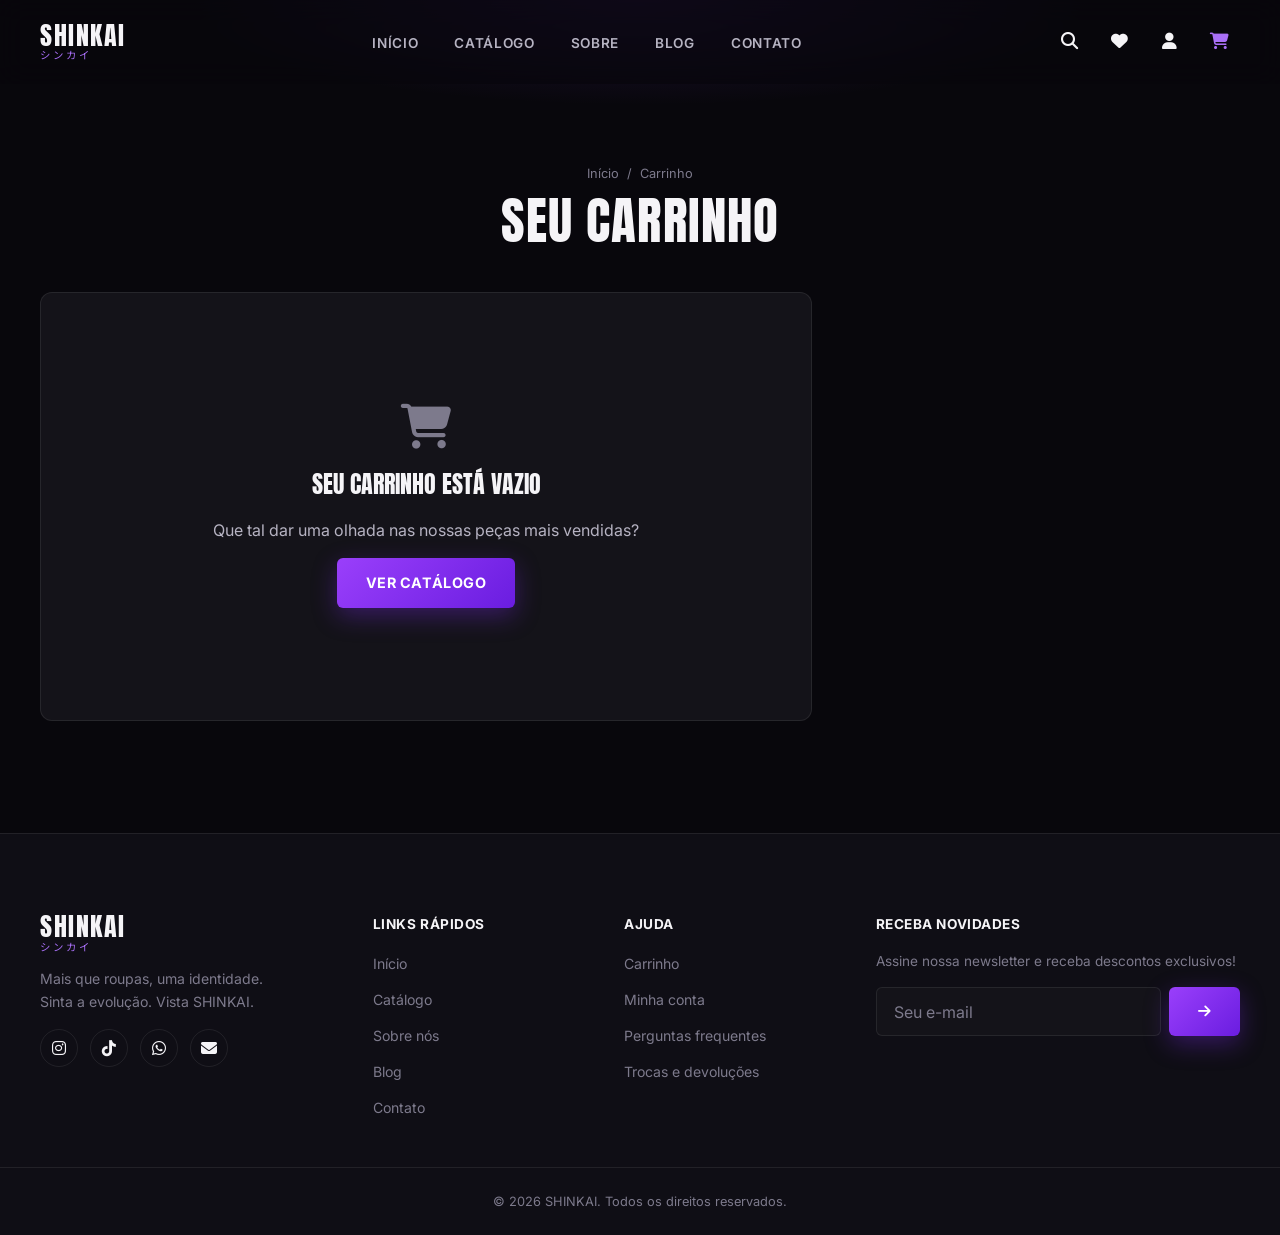
<file: pages/carrinho.html>
<!DOCTYPE html>
<html lang="pt-BR">
<head>
  <meta charset="UTF-8" />
  <meta name="viewport" content="width=device-width, initial-scale=1.0" />
  <title>Carrinho — SHINKAI</title>
  <meta name="description" content="Revise seu pedido e finalize a compra direto pelo WhatsApp da SHINKAI." />

  <link rel="preconnect" href="https://fonts.googleapis.com" />
  <link rel="preconnect" href="https://fonts.gstatic.com" crossorigin />
  <link href="https://fonts.googleapis.com/css2?family=Anton&family=Inter:wght@400;500;600;700;800&family=Noto+Sans+JP:wght@500;700&display=swap" rel="stylesheet" />
  <link rel="stylesheet" href="https://cdnjs.cloudflare.com/ajax/libs/font-awesome/6.5.1/css/all.min.css" />

  <link rel="stylesheet" href="../css/base.css" />
  <link rel="stylesheet" href="../css/components.css" />
  <link rel="stylesheet" href="../css/carrinho.css" />
  <link rel="icon" href="../assets/logo.png" type="image/png" />
</head>
<body>
  <a class="skip-link" href="#main-content">Pular para o conteúdo</a>

  <header class="header" id="header">
    <div class="container header__inner">
      <a href="../index.html" class="logo" aria-label="SHINKAI — página inicial"><span class="logo__title">SHINKAI</span><span class="logo__jp">シンカイ</span></a>
      <button class="nav-toggle" id="navToggle" aria-label="Abrir menu" aria-expanded="false" aria-controls="navMenu"><span></span><span></span><span></span></button>
      <nav class="nav" id="navMenu" aria-label="Navegação principal">
        <ul class="nav__list">
          <li><a href="../index.html" class="nav__link" data-nav-link>Início</a></li>
          <li><a href="catalogo.html" class="nav__link" data-nav-link>Catálogo</a></li>
          <li><a href="sobre.html" class="nav__link" data-nav-link>Sobre</a></li>
          <li><a href="blog.html" class="nav__link" data-nav-link>Blog</a></li>
          <li><a href="contato.html" class="nav__link" data-nav-link>Contato</a></li>
        </ul>
      </nav>
      <div class="header__actions">
        <button class="icon-btn" id="searchToggle" aria-label="Buscar produtos" aria-haspopup="dialog"><i class="fa-solid fa-magnifying-glass"></i></button>
        <a href="catalogo.html?view=favoritos" class="icon-btn" id="wishlistToggle" aria-label="Ver favoritos"><i class="fa-solid fa-heart"></i><span class="badge" id="wishlistCount" hidden>0</span></a>
        <a href="login.html" class="icon-btn" aria-label="Entrar ou cadastrar"><i class="fa-solid fa-user"></i></a>
        <a href="carrinho.html" class="icon-btn is-active" aria-label="Carrinho"><i class="fa-solid fa-cart-shopping"></i><span class="badge" id="cartCount" hidden>0</span></a>
      </div>
    </div>
  </header>

  <div class="overlay" id="overlay"></div>

  <div class="search-panel" id="searchPanel" role="dialog" aria-modal="true" aria-label="Buscar produtos" hidden>
    <div class="search-panel__box">
      <i class="fa-solid fa-magnifying-glass"></i>
      <input type="search" id="searchInput" placeholder="Buscar por anime, personagem ou produto…" autocomplete="off" />
      <button class="icon-btn" id="searchClose" aria-label="Fechar busca"><i class="fa-solid fa-xmark"></i></button>
    </div>
    <div class="search-panel__results" id="searchResults"></div>
  </div>

  <!-- Sem cartDrawer nesta página: o ícone do carrinho no header já está aqui -->

  <main id="main-content">
    <div class="page-header page-header--compact">
      <div class="container">
        <div class="breadcrumb"><a href="../index.html">Início</a> <span>/</span> <span>Carrinho</span></div>
        <h1>Seu carrinho</h1>
      </div>
    </div>

    <section class="cart-page">
      <div class="container cart-page__inner">

        <!-- LISTA DE ITENS -->
        <div class="cart-page__items">
          <div class="cart-page__list" id="cartPageList"></div>

          <div class="cart-page__empty" id="cartPageEmpty" hidden>
            <i class="fa-solid fa-cart-shopping"></i>
            <h2>Seu carrinho está vazio</h2>
            <p>Que tal dar uma olhada nas nossas peças mais vendidas?</p>
            <a href="catalogo.html" class="btn btn--primary">Ver catálogo</a>
          </div>
        </div>

        <!-- RESUMO + CHECKOUT -->
        <aside class="cart-page__summary" id="cartPageSummary">
          <h2>Resumo do pedido</h2>

          <div class="summary-row"><span>Subtotal</span><strong id="summarySubtotal">R$ 0,00</strong></div>
          <div class="summary-row"><span>Frete</span><strong id="summaryShipping">Grátis</strong></div>

          <div class="shipping-progress">
            <div class="shipping-progress__bar"><div class="shipping-progress__fill" id="shippingFill"></div></div>
            <p id="shippingMessage"></p>
          </div>

          <div class="summary-row summary-row--total"><span>Total</span><strong id="summaryTotal">R$ 0,00</strong></div>

          <form class="checkout-form" id="checkoutForm" novalidate>
            <h3>Seus dados para contato</h3>
            <div class="field">
              <label for="checkoutName">Nome completo</label>
              <input type="text" id="checkoutName" name="name" required placeholder="Seu nome" />
            </div>
            <div class="field">
              <label for="checkoutPhone">WhatsApp para contato</label>
              <input type="tel" id="checkoutPhone" name="phone" required placeholder="(11) 91234-5678" />
            </div>
            <div class="field">
              <label for="checkoutAddress">Endereço de entrega (opcional)</label>
              <textarea id="checkoutAddress" name="address" rows="2" placeholder="Rua, número, bairro, cidade"></textarea>
            </div>
            <div class="field">
              <label for="checkoutPayment">Forma de pagamento preferida</label>
              <select id="checkoutPayment" name="payment">
                <option value="Pix">Pix</option>
                <option value="Cartão de crédito">Cartão de crédito</option>
                <option value="Cartão de débito">Cartão de débito</option>
                <option value="Dinheiro na entrega">Dinheiro na entrega</option>
              </select>
            </div>

            <button type="submit" class="btn btn--whatsapp btn--block" id="whatsappCheckoutBtn">
              <i class="fa-brands fa-whatsapp"></i> Finalizar pedido no WhatsApp
            </button>
            <p class="checkout-form__hint">Você será redirecionado ao WhatsApp com seu pedido já preenchido. Nenhum pagamento é feito nesta página.</p>
          </form>
        </aside>
      </div>
    </section>
  </main>

  <footer class="footer">
    <div class="container footer__grid">
      <div class="footer__brand">
        <a href="../index.html" class="logo"><span class="logo__title">SHINKAI</span><span class="logo__jp">シンカイ</span></a>
        <p>Mais que roupas, uma identidade.<br />Sinta a evolução. Vista SHINKAI.</p>
        <div class="footer__social"><a href="#" aria-label="Instagram"><i class="fa-brands fa-instagram"></i></a><a href="#" aria-label="TikTok"><i class="fa-brands fa-tiktok"></i></a><a href="#" aria-label="WhatsApp"><i class="fa-brands fa-whatsapp"></i></a><a href="mailto:contato@shinkai.com.br" aria-label="E-mail"><i class="fa-solid fa-envelope"></i></a></div>
      </div>
      <nav class="footer__col" aria-label="Links rápidos"><h3>Links rápidos</h3><ul><li><a href="../index.html">Início</a></li><li><a href="catalogo.html">Catálogo</a></li><li><a href="sobre.html">Sobre nós</a></li><li><a href="blog.html">Blog</a></li><li><a href="contato.html">Contato</a></li></ul></nav>
      <nav class="footer__col" aria-label="Ajuda"><h3>Ajuda</h3><ul><li><a href="carrinho.html">Carrinho</a></li><li><a href="login.html">Minha conta</a></li><li><a href="contato.html">Perguntas frequentes</a></li><li><a href="contato.html">Trocas e devoluções</a></li></ul></nav>
      <div class="footer__col footer__newsletter">
        <h3>Receba novidades</h3><p>Assine nossa newsletter e receba descontos exclusivos!</p>
        <form class="newsletter-form" data-newsletter novalidate>
          <label class="sr-only" for="newsletterEmailFooter">Seu e-mail</label>
          <input type="email" id="newsletterEmailFooter" placeholder="Seu e-mail" required />
          <button type="submit" class="btn btn--primary" aria-label="Assinar newsletter"><i class="fa-solid fa-arrow-right"></i></button>
        </form>
      </div>
    </div>
    <div class="footer__bottom"><div class="container footer__bottom-inner"><p>&copy; <span id="year"></span> SHINKAI. Todos os direitos reservados.</p></div></div>
  </footer>

  <button class="back-to-top" id="backToTop" aria-label="Voltar ao topo" hidden><i class="fa-solid fa-arrow-up"></i></button>
  <div class="toast" id="toast" role="status" aria-live="polite"></div>

  <script src="../js/data.js"></script>
  <script src="../js/core.js"></script>
  <script src="../js/carrinho.js" defer></script>
</body>
</html>
</file>
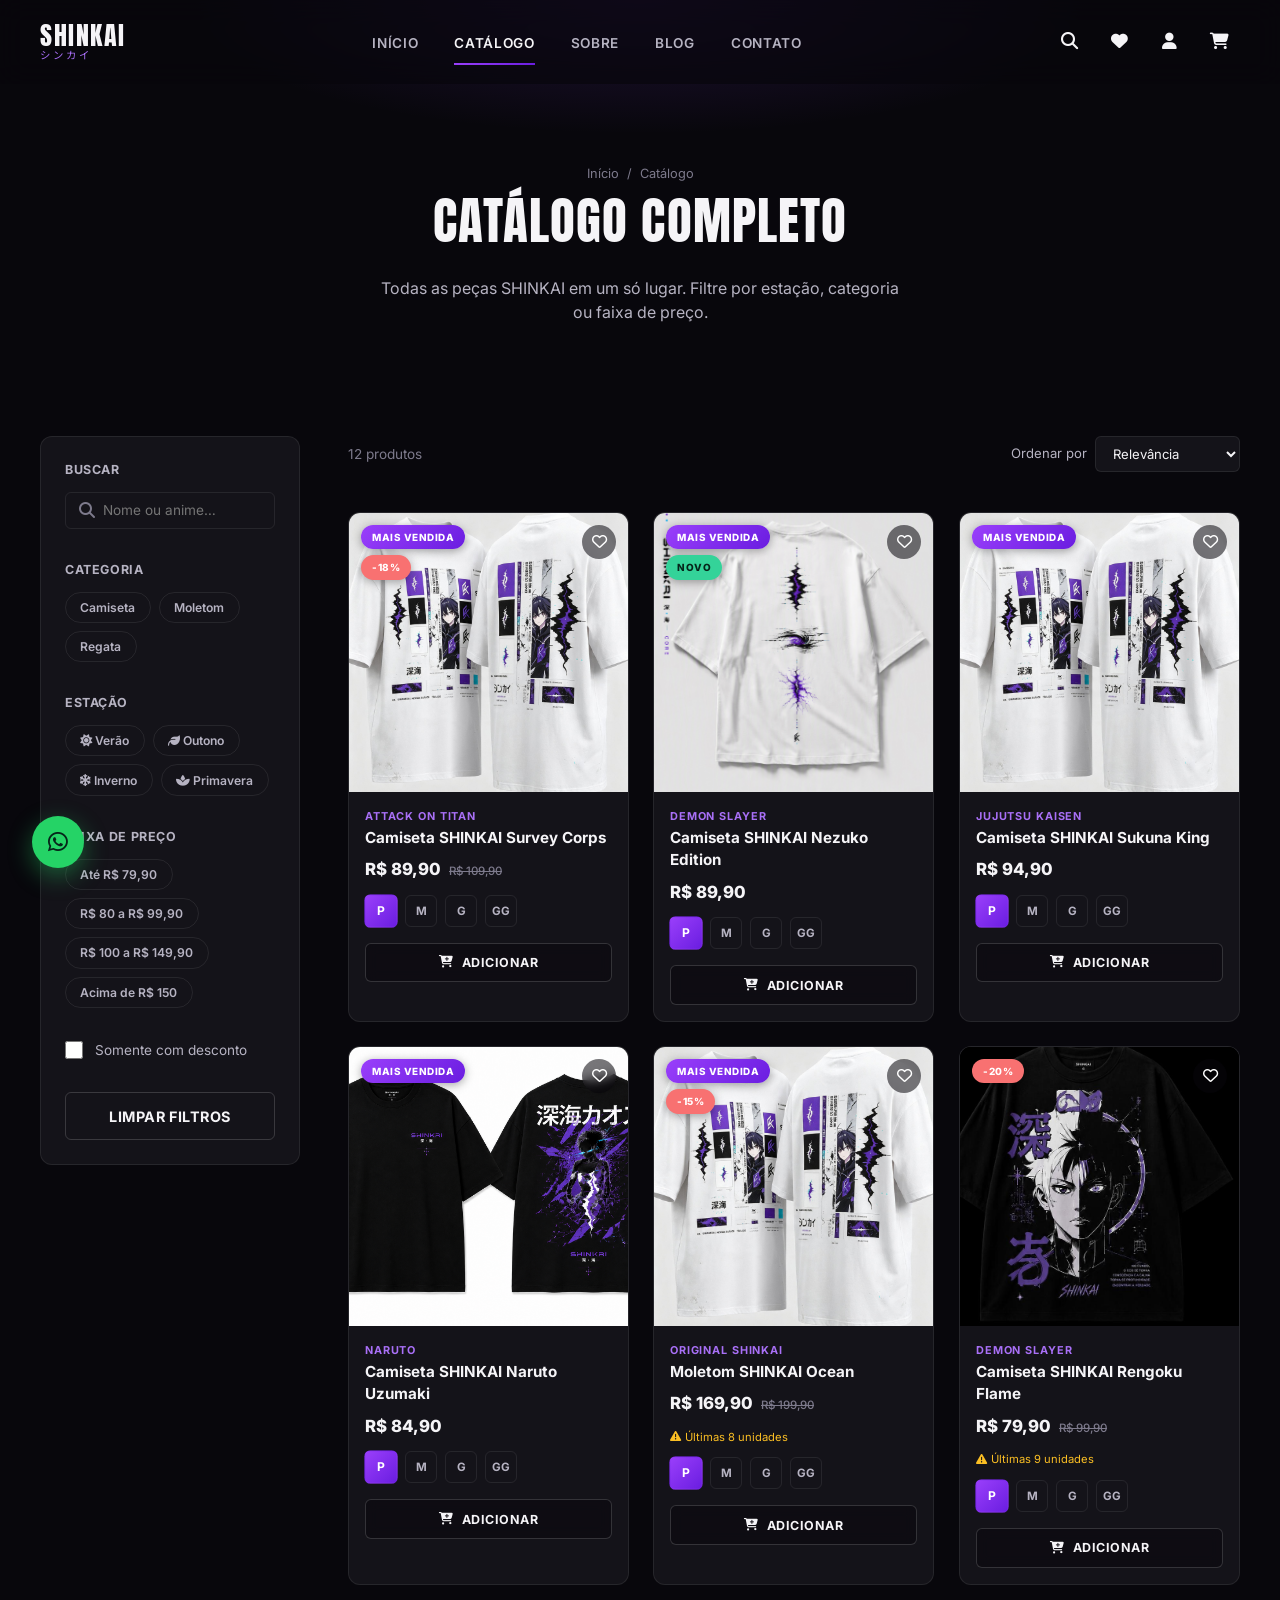
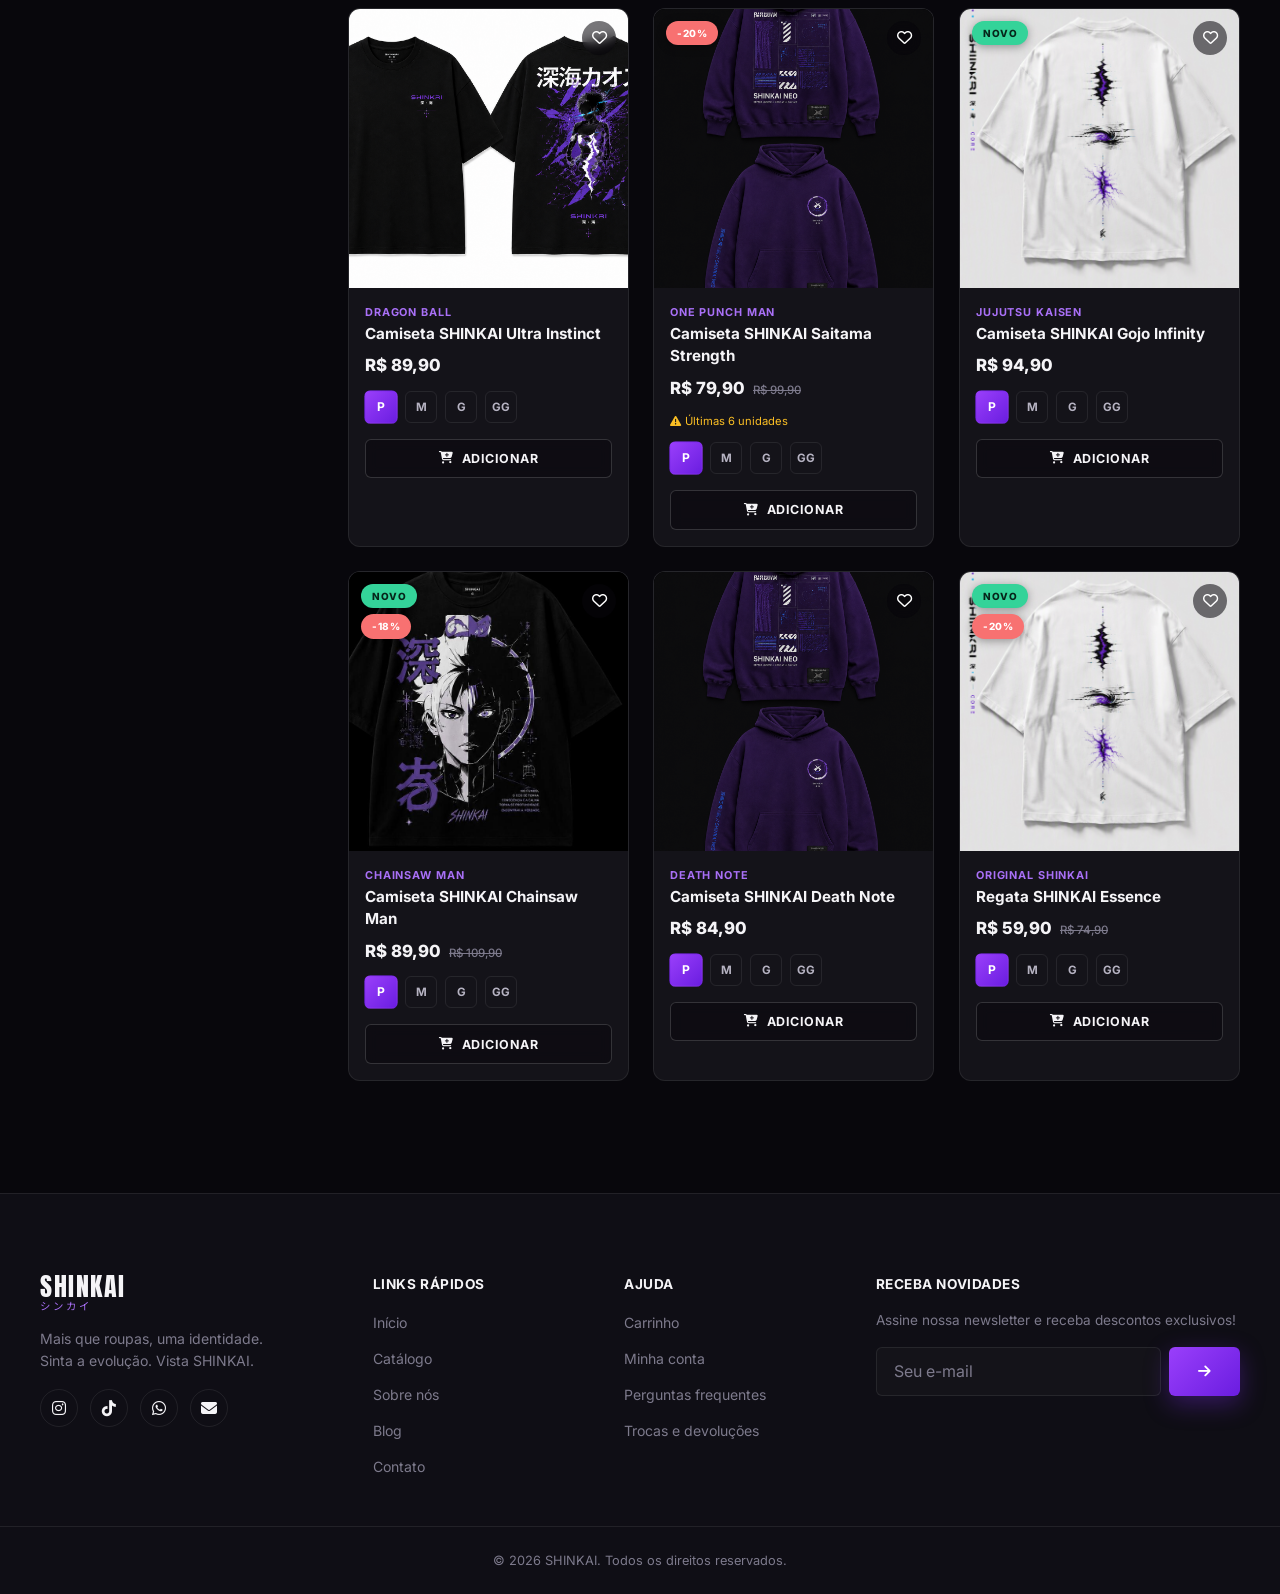
<file: pages/catalogo.html>
<!DOCTYPE html>
<html lang="pt-BR">
<head>
  <meta charset="UTF-8" />
  <meta name="viewport" content="width=device-width, initial-scale=1.0" />
  <title>Catálogo — SHINKAI</title>
  <meta name="description" content="Explore todo o catálogo SHINKAI: camisetas, moletons e regatas de anime. Filtre por estação, categoria e preço." />

  <link rel="preconnect" href="https://fonts.googleapis.com" />
  <link rel="preconnect" href="https://fonts.gstatic.com" crossorigin />
  <link href="https://fonts.googleapis.com/css2?family=Anton&family=Inter:wght@400;500;600;700;800&family=Noto+Sans+JP:wght@500;700&display=swap" rel="stylesheet" />
  <link rel="stylesheet" href="https://cdnjs.cloudflare.com/ajax/libs/font-awesome/6.5.1/css/all.min.css" />

  <link rel="stylesheet" href="../css/base.css" />
  <link rel="stylesheet" href="../css/components.css" />
  <link rel="stylesheet" href="../css/catalogo.css" />
  <link rel="icon" href="../assets/logo.png" type="image/png" />
</head>
<body>
  <a class="skip-link" href="#main-content">Pular para o conteúdo</a>

  <header class="header" id="header">
    <div class="container header__inner">
      <a href="../index.html" class="logo" aria-label="SHINKAI — página inicial">
        <span class="logo__title">SHINKAI</span><span class="logo__jp">シンカイ</span>
      </a>
      <button class="nav-toggle" id="navToggle" aria-label="Abrir menu" aria-expanded="false" aria-controls="navMenu">
        <span></span><span></span><span></span>
      </button>
      <nav class="nav" id="navMenu" aria-label="Navegação principal">
        <ul class="nav__list">
          <li><a href="../index.html" class="nav__link" data-nav-link>Início</a></li>
          <li><a href="catalogo.html" class="nav__link" data-nav-link>Catálogo</a></li>
          <li><a href="sobre.html" class="nav__link" data-nav-link>Sobre</a></li>
          <li><a href="blog.html" class="nav__link" data-nav-link>Blog</a></li>
          <li><a href="contato.html" class="nav__link" data-nav-link>Contato</a></li>
        </ul>
      </nav>
      <div class="header__actions">
        <button class="icon-btn" id="searchToggle" aria-label="Buscar produtos" aria-haspopup="dialog"><i class="fa-solid fa-magnifying-glass"></i></button>
        <a href="catalogo.html?view=favoritos" class="icon-btn" id="wishlistToggle" aria-label="Ver favoritos">
          <i class="fa-solid fa-heart"></i><span class="badge" id="wishlistCount" hidden>0</span>
        </a>
        <a href="login.html" class="icon-btn" aria-label="Entrar ou cadastrar"><i class="fa-solid fa-user"></i></a>
        <button class="icon-btn" id="cartToggle" aria-label="Abrir carrinho" aria-haspopup="dialog">
          <i class="fa-solid fa-cart-shopping"></i><span class="badge" id="cartCount" hidden>0</span>
        </button>
      </div>
    </div>
  </header>

  <div class="overlay" id="overlay"></div>

  <div class="search-panel" id="searchPanel" role="dialog" aria-modal="true" aria-label="Buscar produtos" hidden>
    <div class="search-panel__box">
      <i class="fa-solid fa-magnifying-glass"></i>
      <input type="search" id="searchInput" placeholder="Buscar por anime, personagem ou produto…" autocomplete="off" />
      <button class="icon-btn" id="searchClose" aria-label="Fechar busca"><i class="fa-solid fa-xmark"></i></button>
    </div>
    <div class="search-panel__results" id="searchResults"></div>
  </div>

  <aside class="cart-drawer" id="cartDrawer" role="dialog" aria-modal="true" aria-label="Carrinho de compras" hidden>
    <div class="cart-drawer__header">
      <h2>Seu carrinho</h2>
      <button class="icon-btn" id="cartClose" aria-label="Fechar carrinho"><i class="fa-solid fa-xmark"></i></button>
    </div>
    <div class="cart-drawer__items" id="cartItems"></div>
    <div class="cart-drawer__empty" id="cartEmpty" hidden>
      <i class="fa-solid fa-cart-shopping"></i><p>Seu carrinho está vazio.</p>
      <button class="btn btn--outline" id="cartEmptyCta">Ver coleção</button>
    </div>
    <div class="cart-drawer__footer" id="cartFooter">
      <div class="cart-drawer__subtotal"><span>Subtotal</span><strong id="cartSubtotal">R$ 0,00</strong></div>
      <p class="cart-drawer__hint">Frete grátis acima de R$199.</p>
      <a href="carrinho.html" class="btn btn--primary btn--block">Ver carrinho completo</a>
    </div>
  </aside>

  <main id="main-content">
    <div class="page-header">
      <div class="container">
        <div class="breadcrumb"><a href="../index.html">Início</a> <span>/</span> <span id="breadcrumbCurrent">Catálogo</span></div>
        <h1 id="catalogTitle">Catálogo completo</h1>
        <p id="catalogSubtitle">Todas as peças SHINKAI em um só lugar. Filtre por estação, categoria ou faixa de preço.</p>
      </div>
    </div>

    <section class="catalog" aria-label="Produtos e filtros">
      <div class="container catalog__inner">

        <!-- SIDEBAR DE FILTROS -->
        <aside class="catalog__filters" aria-label="Filtros">
          <div class="filter-group">
            <h3>Buscar</h3>
            <div class="filter-search">
              <i class="fa-solid fa-magnifying-glass"></i>
              <input type="search" id="catalogSearch" placeholder="Nome ou anime…" />
            </div>
          </div>

          <div class="filter-group">
            <h3>Categoria</h3>
            <div class="filter-options" id="categoryFilters"></div>
          </div>

          <div class="filter-group">
            <h3>Estação</h3>
            <div class="filter-options" id="seasonFilters"></div>
          </div>

          <div class="filter-group">
            <h3>Faixa de preço</h3>
            <div class="filter-options" id="priceFilters"></div>
          </div>

          <div class="filter-group">
            <label class="filter-checkbox">
              <input type="checkbox" id="dealsOnlyFilter" />
              <span>Somente com desconto</span>
            </label>
          </div>

          <button class="btn btn--outline btn--block" id="clearFiltersBtn">Limpar filtros</button>
        </aside>

        <!-- GRID -->
        <div class="catalog__results">
          <div class="catalog__toolbar">
            <p id="resultsCount">0 produtos</p>
            <div class="catalog__sort">
              <label for="sortSelect">Ordenar por</label>
              <select id="sortSelect">
                <option value="relevancia">Relevância</option>
                <option value="mais-vendidos">Mais vendidos</option>
                <option value="menor-preco">Menor preço</option>
                <option value="maior-preco">Maior preço</option>
                <option value="desconto">Maior desconto</option>
              </select>
            </div>
          </div>

          <div class="catalog__chips" id="activeChips"></div>

          <ul class="product-grid" id="catalogGrid"></ul>

          <div class="catalog__empty" id="catalogEmptyState" hidden>
            <i class="fa-solid fa-magnifying-glass"></i>
            <p>Nenhum produto encontrado com esses filtros.</p>
            <button class="btn btn--outline" id="emptyStateClear">Limpar filtros</button>
          </div>
        </div>
      </div>
    </section>
  </main>

  <footer class="footer">
    <div class="container footer__grid">
      <div class="footer__brand">
        <a href="../index.html" class="logo"><span class="logo__title">SHINKAI</span><span class="logo__jp">シンカイ</span></a>
        <p>Mais que roupas, uma identidade.<br />Sinta a evolução. Vista SHINKAI.</p>
        <div class="footer__social">
          <a href="#" aria-label="Instagram"><i class="fa-brands fa-instagram"></i></a>
          <a href="#" aria-label="TikTok"><i class="fa-brands fa-tiktok"></i></a>
          <a href="#" aria-label="WhatsApp"><i class="fa-brands fa-whatsapp"></i></a>
          <a href="mailto:contato@shinkai.com.br" aria-label="E-mail"><i class="fa-solid fa-envelope"></i></a>
        </div>
      </div>
      <nav class="footer__col" aria-label="Links rápidos">
        <h3>Links rápidos</h3>
        <ul><li><a href="../index.html">Início</a></li><li><a href="catalogo.html">Catálogo</a></li><li><a href="sobre.html">Sobre nós</a></li><li><a href="blog.html">Blog</a></li><li><a href="contato.html">Contato</a></li></ul>
      </nav>
      <nav class="footer__col" aria-label="Ajuda">
        <h3>Ajuda</h3>
        <ul><li><a href="carrinho.html">Carrinho</a></li><li><a href="login.html">Minha conta</a></li><li><a href="contato.html">Perguntas frequentes</a></li><li><a href="contato.html">Trocas e devoluções</a></li></ul>
      </nav>
      <div class="footer__col footer__newsletter">
        <h3>Receba novidades</h3>
        <p>Assine nossa newsletter e receba descontos exclusivos!</p>
        <form class="newsletter-form" data-newsletter novalidate>
          <label class="sr-only" for="newsletterEmailFooter">Seu e-mail</label>
          <input type="email" id="newsletterEmailFooter" placeholder="Seu e-mail" required />
          <button type="submit" class="btn btn--primary" aria-label="Assinar newsletter"><i class="fa-solid fa-arrow-right"></i></button>
        </form>
      </div>
    </div>
    <div class="footer__bottom"><div class="container footer__bottom-inner"><p>&copy; <span id="year"></span> SHINKAI. Todos os direitos reservados.</p></div></div>
  </footer>

  <button class="back-to-top" id="backToTop" aria-label="Voltar ao topo" hidden><i class="fa-solid fa-arrow-up"></i></button>
  <a class="whatsapp-float" id="whatsappFloat" href="#" target="_blank" rel="noopener" aria-label="Fale conosco no WhatsApp"><i class="fa-brands fa-whatsapp"></i></a>
  <div class="toast" id="toast" role="status" aria-live="polite"></div>

  <script src="../js/data.js"></script>
  <script src="../js/core.js"></script>
  <script src="../js/catalogo.js" defer></script>
</body>
</html>
</file>
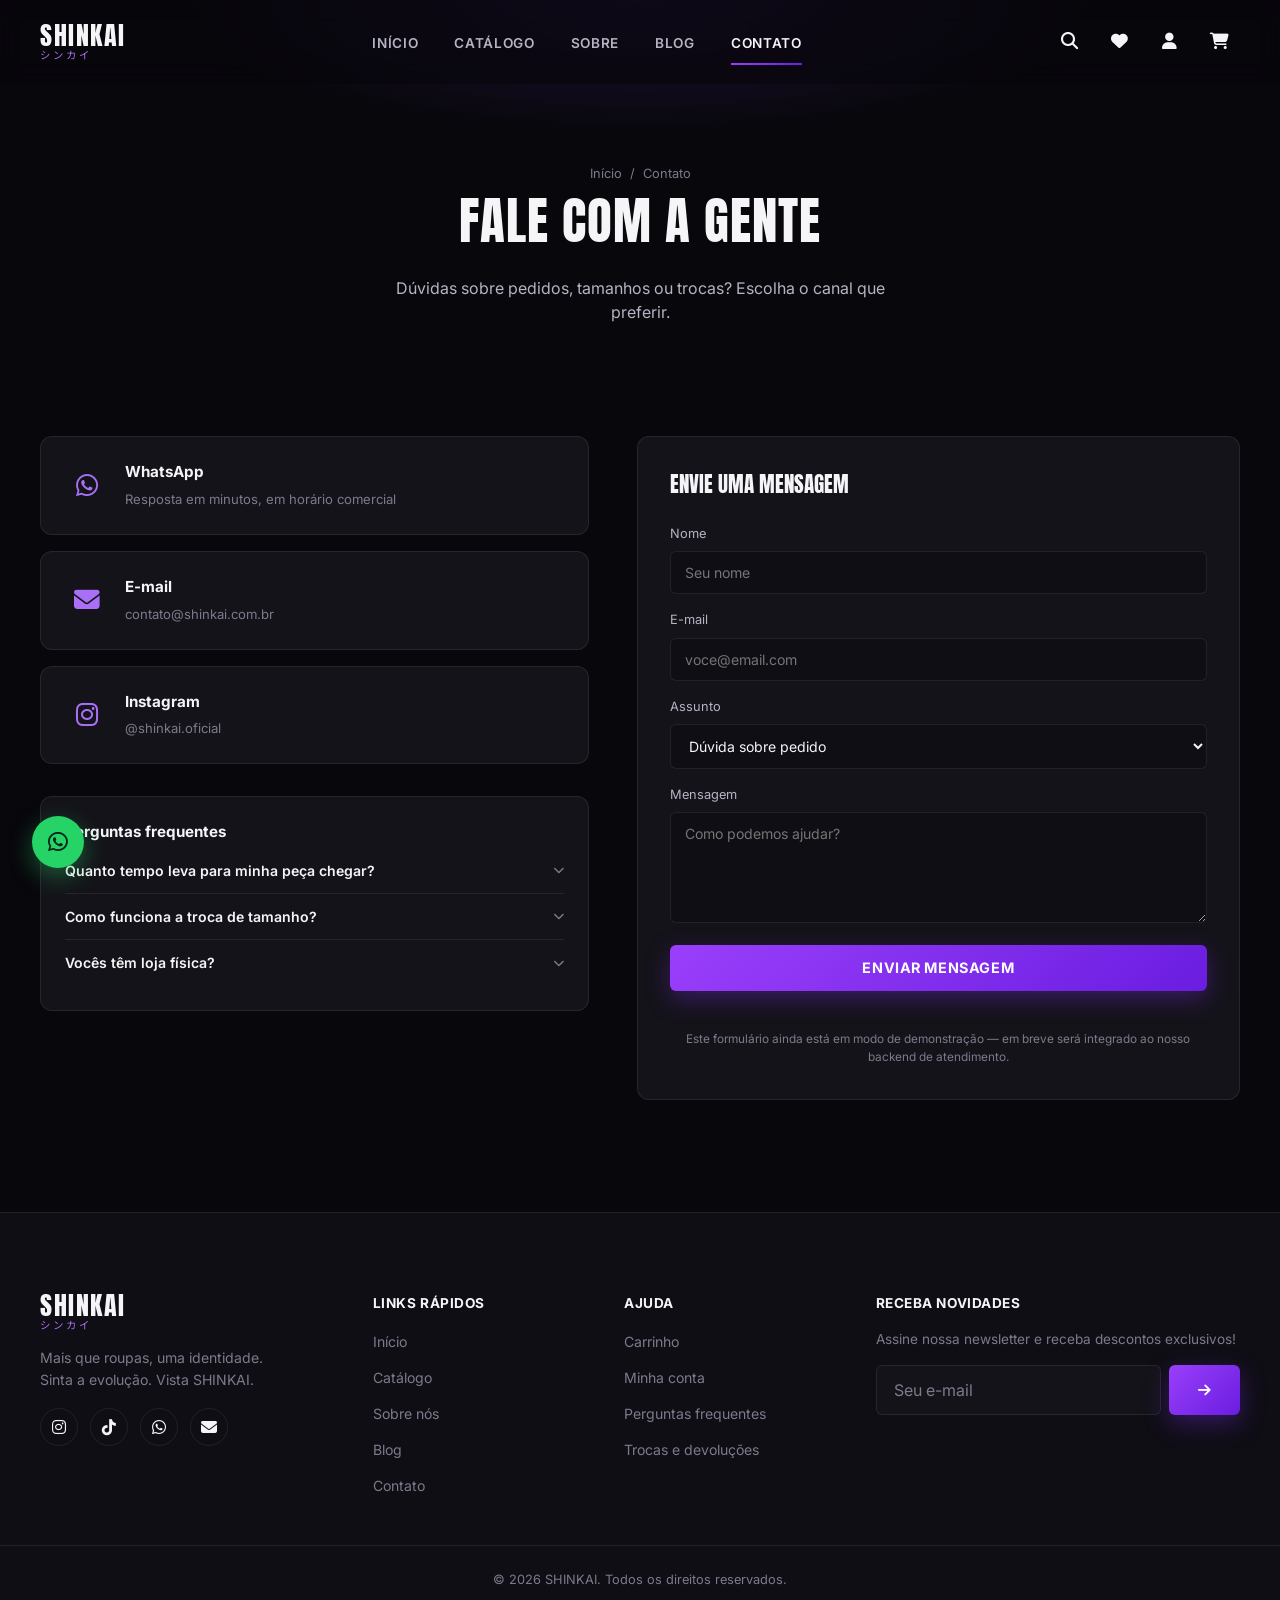
<file: pages/contato.html>
<!DOCTYPE html>
<html lang="pt-BR">
<head>
  <meta charset="UTF-8" />
  <meta name="viewport" content="width=device-width, initial-scale=1.0" />
  <title>Contato — SHINKAI</title>
  <meta name="description" content="Fale com a SHINKAI pelo WhatsApp, e-mail ou formulário de contato." />

  <link rel="preconnect" href="https://fonts.googleapis.com" />
  <link rel="preconnect" href="https://fonts.gstatic.com" crossorigin />
  <link href="https://fonts.googleapis.com/css2?family=Anton&family=Inter:wght@400;500;600;700;800&family=Noto+Sans+JP:wght@500;700&display=swap" rel="stylesheet" />
  <link rel="stylesheet" href="https://cdnjs.cloudflare.com/ajax/libs/font-awesome/6.5.1/css/all.min.css" />

  <link rel="stylesheet" href="../css/base.css" />
  <link rel="stylesheet" href="../css/components.css" />
  <link rel="stylesheet" href="../css/contato.css" />
  <link rel="icon" href="../assets/logo.png" type="image/png" />
</head>
<body>
  <a class="skip-link" href="#main-content">Pular para o conteúdo</a>

  <header class="header" id="header">
    <div class="container header__inner">
      <a href="../index.html" class="logo" aria-label="SHINKAI — página inicial"><span class="logo__title">SHINKAI</span><span class="logo__jp">シンカイ</span></a>
      <button class="nav-toggle" id="navToggle" aria-label="Abrir menu" aria-expanded="false" aria-controls="navMenu"><span></span><span></span><span></span></button>
      <nav class="nav" id="navMenu" aria-label="Navegação principal">
        <ul class="nav__list">
          <li><a href="../index.html" class="nav__link" data-nav-link>Início</a></li>
          <li><a href="catalogo.html" class="nav__link" data-nav-link>Catálogo</a></li>
          <li><a href="sobre.html" class="nav__link" data-nav-link>Sobre</a></li>
          <li><a href="blog.html" class="nav__link" data-nav-link>Blog</a></li>
          <li><a href="contato.html" class="nav__link" data-nav-link>Contato</a></li>
        </ul>
      </nav>
      <div class="header__actions">
        <button class="icon-btn" id="searchToggle" aria-label="Buscar produtos" aria-haspopup="dialog"><i class="fa-solid fa-magnifying-glass"></i></button>
        <a href="catalogo.html?view=favoritos" class="icon-btn" id="wishlistToggle" aria-label="Ver favoritos"><i class="fa-solid fa-heart"></i><span class="badge" id="wishlistCount" hidden>0</span></a>
        <a href="login.html" class="icon-btn" aria-label="Entrar ou cadastrar"><i class="fa-solid fa-user"></i></a>
        <button class="icon-btn" id="cartToggle" aria-label="Abrir carrinho" aria-haspopup="dialog"><i class="fa-solid fa-cart-shopping"></i><span class="badge" id="cartCount" hidden>0</span></button>
      </div>
    </div>
  </header>

  <div class="overlay" id="overlay"></div>

  <div class="search-panel" id="searchPanel" role="dialog" aria-modal="true" aria-label="Buscar produtos" hidden>
    <div class="search-panel__box">
      <i class="fa-solid fa-magnifying-glass"></i>
      <input type="search" id="searchInput" placeholder="Buscar por anime, personagem ou produto…" autocomplete="off" />
      <button class="icon-btn" id="searchClose" aria-label="Fechar busca"><i class="fa-solid fa-xmark"></i></button>
    </div>
    <div class="search-panel__results" id="searchResults"></div>
  </div>

  <aside class="cart-drawer" id="cartDrawer" role="dialog" aria-modal="true" aria-label="Carrinho de compras" hidden>
    <div class="cart-drawer__header"><h2>Seu carrinho</h2><button class="icon-btn" id="cartClose" aria-label="Fechar carrinho"><i class="fa-solid fa-xmark"></i></button></div>
    <div class="cart-drawer__items" id="cartItems"></div>
    <div class="cart-drawer__empty" id="cartEmpty" hidden><i class="fa-solid fa-cart-shopping"></i><p>Seu carrinho está vazio.</p><button class="btn btn--outline" id="cartEmptyCta">Ver coleção</button></div>
    <div class="cart-drawer__footer" id="cartFooter">
      <div class="cart-drawer__subtotal"><span>Subtotal</span><strong id="cartSubtotal">R$ 0,00</strong></div>
      <p class="cart-drawer__hint">Frete grátis acima de R$199.</p>
      <a href="carrinho.html" class="btn btn--primary btn--block">Ver carrinho completo</a>
    </div>
  </aside>

  <main id="main-content">
    <div class="page-header">
      <div class="container">
        <div class="breadcrumb"><a href="../index.html">Início</a> <span>/</span> <span>Contato</span></div>
        <h1>Fale com a gente</h1>
        <p>Dúvidas sobre pedidos, tamanhos ou trocas? Escolha o canal que preferir.</p>
      </div>
    </div>

    <section class="contact">
      <div class="container contact__inner">

        <div class="contact__channels">
          <a class="channel-card" id="whatsappChannel" href="#" target="_blank" rel="noopener">
            <i class="fa-brands fa-whatsapp"></i>
            <div><strong>WhatsApp</strong><span>Resposta em minutos, em horário comercial</span></div>
          </a>
          <a class="channel-card" href="mailto:contato@shinkai.com.br">
            <i class="fa-solid fa-envelope"></i>
            <div><strong>E-mail</strong><span>contato@shinkai.com.br</span></div>
          </a>
          <a class="channel-card" href="#">
            <i class="fa-brands fa-instagram"></i>
            <div><strong>Instagram</strong><span>@shinkai.oficial</span></div>
          </a>

          <div class="faq">
            <h2>Perguntas frequentes</h2>
            <details>
              <summary>Quanto tempo leva para minha peça chegar?</summary>
              <p>De 3 a 10 dias úteis, dependendo da sua região, após a confirmação do pagamento.</p>
            </details>
            <details>
              <summary>Como funciona a troca de tamanho?</summary>
              <p>Você tem até 7 dias após o recebimento para solicitar a troca, sem custo adicional.</p>
            </details>
            <details>
              <summary>Vocês têm loja física?</summary>
              <p>Ainda não — somos 100% online, com atendimento via WhatsApp e entrega para todo o Brasil.</p>
            </details>
          </div>
        </div>

        <form class="contact-form" id="contactForm" novalidate>
          <h2>Envie uma mensagem</h2>
          <div class="field">
            <label for="contactName">Nome</label>
            <input type="text" id="contactName" required placeholder="Seu nome" />
          </div>
          <div class="field">
            <label for="contactEmail">E-mail</label>
            <input type="email" id="contactEmail" required placeholder="voce@email.com" />
          </div>
          <div class="field">
            <label for="contactSubject">Assunto</label>
            <select id="contactSubject">
              <option>Dúvida sobre pedido</option>
              <option>Troca ou devolução</option>
              <option>Parceria</option>
              <option>Outro</option>
            </select>
          </div>
          <div class="field">
            <label for="contactMessage">Mensagem</label>
            <textarea id="contactMessage" rows="5" required placeholder="Como podemos ajudar?"></textarea>
          </div>
          <button type="submit" class="btn btn--primary btn--block">Enviar mensagem</button>
          <p class="contact-form__feedback" id="contactFeedback" role="status" aria-live="polite"></p>
          <p class="contact-form__note">Este formulário ainda está em modo de demonstração — em breve será integrado ao nosso backend de atendimento.</p>
        </form>
      </div>
    </section>
  </main>

  <footer class="footer">
    <div class="container footer__grid">
      <div class="footer__brand">
        <a href="../index.html" class="logo"><span class="logo__title">SHINKAI</span><span class="logo__jp">シンカイ</span></a>
        <p>Mais que roupas, uma identidade.<br />Sinta a evolução. Vista SHINKAI.</p>
        <div class="footer__social"><a href="#" aria-label="Instagram"><i class="fa-brands fa-instagram"></i></a><a href="#" aria-label="TikTok"><i class="fa-brands fa-tiktok"></i></a><a href="#" aria-label="WhatsApp"><i class="fa-brands fa-whatsapp"></i></a><a href="mailto:contato@shinkai.com.br" aria-label="E-mail"><i class="fa-solid fa-envelope"></i></a></div>
      </div>
      <nav class="footer__col" aria-label="Links rápidos"><h3>Links rápidos</h3><ul><li><a href="../index.html">Início</a></li><li><a href="catalogo.html">Catálogo</a></li><li><a href="sobre.html">Sobre nós</a></li><li><a href="blog.html">Blog</a></li><li><a href="contato.html">Contato</a></li></ul></nav>
      <nav class="footer__col" aria-label="Ajuda"><h3>Ajuda</h3><ul><li><a href="carrinho.html">Carrinho</a></li><li><a href="login.html">Minha conta</a></li><li><a href="contato.html">Perguntas frequentes</a></li><li><a href="contato.html">Trocas e devoluções</a></li></ul></nav>
      <div class="footer__col footer__newsletter">
        <h3>Receba novidades</h3><p>Assine nossa newsletter e receba descontos exclusivos!</p>
        <form class="newsletter-form" data-newsletter novalidate>
          <label class="sr-only" for="newsletterEmailFooter">Seu e-mail</label>
          <input type="email" id="newsletterEmailFooter" placeholder="Seu e-mail" required />
          <button type="submit" class="btn btn--primary" aria-label="Assinar newsletter"><i class="fa-solid fa-arrow-right"></i></button>
        </form>
      </div>
    </div>
    <div class="footer__bottom"><div class="container footer__bottom-inner"><p>&copy; <span id="year"></span> SHINKAI. Todos os direitos reservados.</p></div></div>
  </footer>

  <button class="back-to-top" id="backToTop" aria-label="Voltar ao topo" hidden><i class="fa-solid fa-arrow-up"></i></button>
  <a class="whatsapp-float" id="whatsappFloat" href="#" target="_blank" rel="noopener" aria-label="Fale conosco no WhatsApp"><i class="fa-brands fa-whatsapp"></i></a>
  <div class="toast" id="toast" role="status" aria-live="polite"></div>

  <script src="../js/data.js"></script>
  <script src="../js/core.js"></script>
  <script src="../js/contato.js" defer></script>
</body>
</html>
</file>
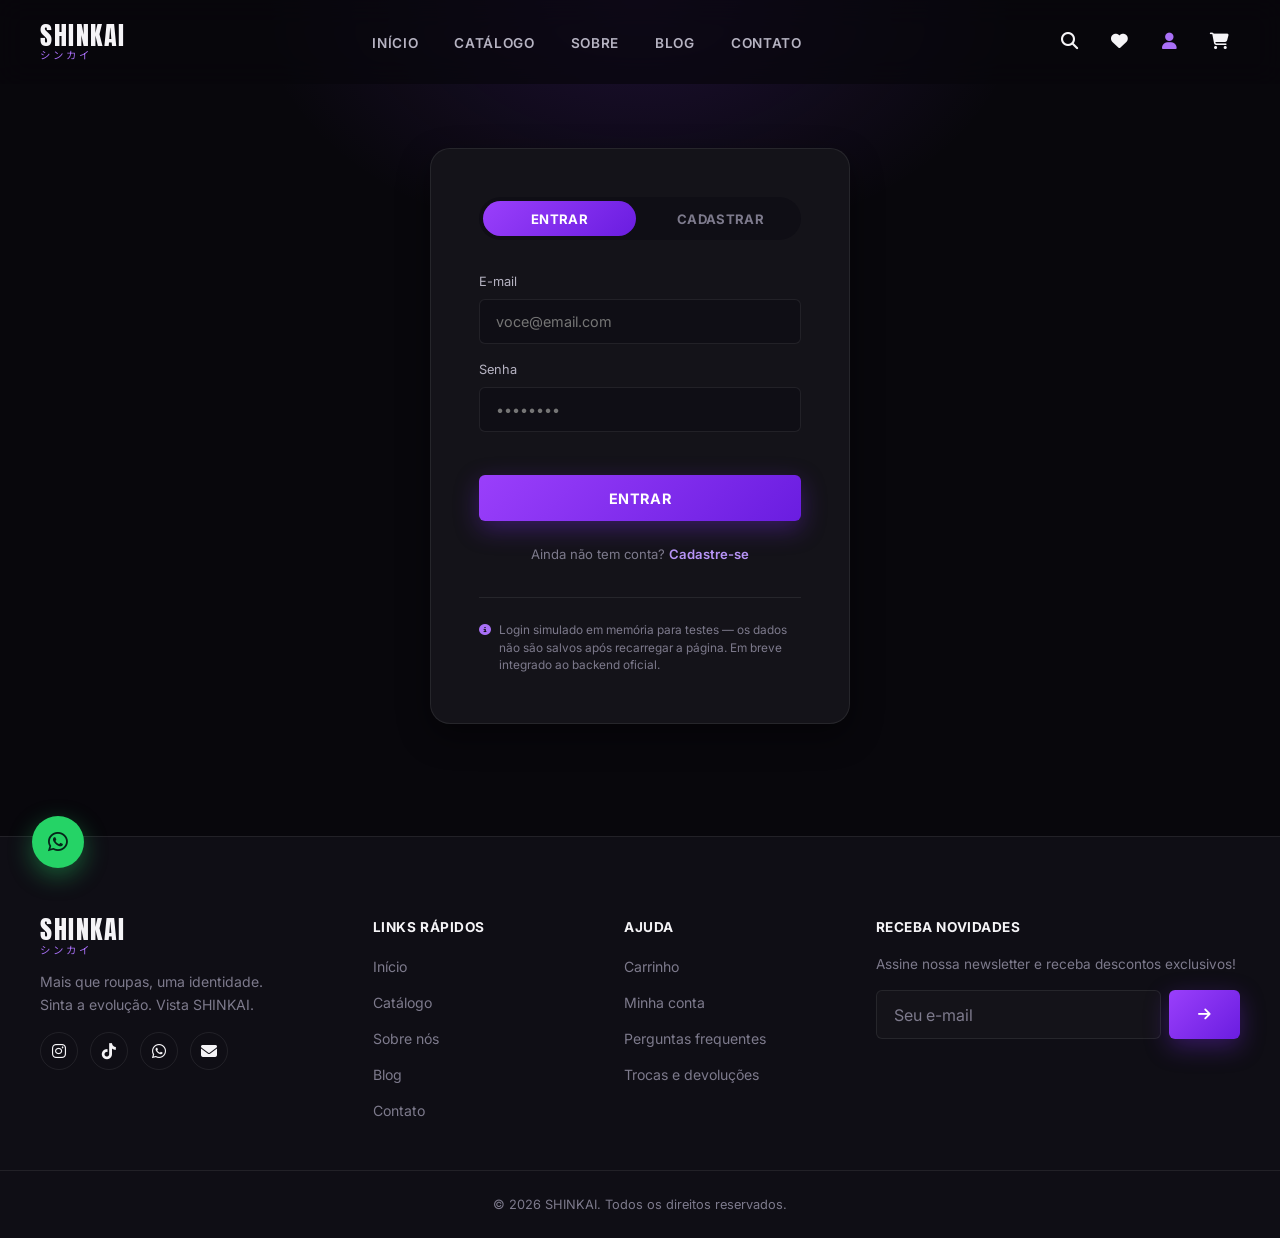
<file: pages/login.html>
<!DOCTYPE html>
<html lang="pt-BR">
<head>
  <meta charset="UTF-8" />
  <meta name="viewport" content="width=device-width, initial-scale=1.0" />
  <title>Entrar ou Cadastrar — SHINKAI</title>
  <meta name="description" content="Entre na sua conta SHINKAI ou cadastre-se para acompanhar seus pedidos." />

  <link rel="preconnect" href="https://fonts.googleapis.com" />
  <link rel="preconnect" href="https://fonts.gstatic.com" crossorigin />
  <link href="https://fonts.googleapis.com/css2?family=Anton&family=Inter:wght@400;500;600;700;800&family=Noto+Sans+JP:wght@500;700&display=swap" rel="stylesheet" />
  <link rel="stylesheet" href="https://cdnjs.cloudflare.com/ajax/libs/font-awesome/6.5.1/css/all.min.css" />

  <link rel="stylesheet" href="../css/base.css" />
  <link rel="stylesheet" href="../css/components.css" />
  <link rel="stylesheet" href="../css/login.css" />
  <link rel="icon" href="../assets/logo.png" type="image/png" />
</head>
<body>
  <a class="skip-link" href="#main-content">Pular para o conteúdo</a>

  <header class="header" id="header">
    <div class="container header__inner">
      <a href="../index.html" class="logo" aria-label="SHINKAI — página inicial"><span class="logo__title">SHINKAI</span><span class="logo__jp">シンカイ</span></a>
      <button class="nav-toggle" id="navToggle" aria-label="Abrir menu" aria-expanded="false" aria-controls="navMenu"><span></span><span></span><span></span></button>
      <nav class="nav" id="navMenu" aria-label="Navegação principal">
        <ul class="nav__list">
          <li><a href="../index.html" class="nav__link" data-nav-link>Início</a></li>
          <li><a href="catalogo.html" class="nav__link" data-nav-link>Catálogo</a></li>
          <li><a href="sobre.html" class="nav__link" data-nav-link>Sobre</a></li>
          <li><a href="blog.html" class="nav__link" data-nav-link>Blog</a></li>
          <li><a href="contato.html" class="nav__link" data-nav-link>Contato</a></li>
        </ul>
      </nav>
      <div class="header__actions">
        <button class="icon-btn" id="searchToggle" aria-label="Buscar produtos" aria-haspopup="dialog"><i class="fa-solid fa-magnifying-glass"></i></button>
        <a href="catalogo.html?view=favoritos" class="icon-btn" id="wishlistToggle" aria-label="Ver favoritos"><i class="fa-solid fa-heart"></i><span class="badge" id="wishlistCount" hidden>0</span></a>
        <a href="login.html" class="icon-btn is-active" aria-label="Entrar ou cadastrar"><i class="fa-solid fa-user"></i></a>
        <button class="icon-btn" id="cartToggle" aria-label="Abrir carrinho" aria-haspopup="dialog"><i class="fa-solid fa-cart-shopping"></i><span class="badge" id="cartCount" hidden>0</span></button>
      </div>
    </div>
  </header>

  <div class="overlay" id="overlay"></div>

  <div class="search-panel" id="searchPanel" role="dialog" aria-modal="true" aria-label="Buscar produtos" hidden>
    <div class="search-panel__box">
      <i class="fa-solid fa-magnifying-glass"></i>
      <input type="search" id="searchInput" placeholder="Buscar por anime, personagem ou produto…" autocomplete="off" />
      <button class="icon-btn" id="searchClose" aria-label="Fechar busca"><i class="fa-solid fa-xmark"></i></button>
    </div>
    <div class="search-panel__results" id="searchResults"></div>
  </div>

  <aside class="cart-drawer" id="cartDrawer" role="dialog" aria-modal="true" aria-label="Carrinho de compras" hidden>
    <div class="cart-drawer__header"><h2>Seu carrinho</h2><button class="icon-btn" id="cartClose" aria-label="Fechar carrinho"><i class="fa-solid fa-xmark"></i></button></div>
    <div class="cart-drawer__items" id="cartItems"></div>
    <div class="cart-drawer__empty" id="cartEmpty" hidden><i class="fa-solid fa-cart-shopping"></i><p>Seu carrinho está vazio.</p><button class="btn btn--outline" id="cartEmptyCta">Ver coleção</button></div>
    <div class="cart-drawer__footer" id="cartFooter">
      <div class="cart-drawer__subtotal"><span>Subtotal</span><strong id="cartSubtotal">R$ 0,00</strong></div>
      <p class="cart-drawer__hint">Frete grátis acima de R$199.</p>
      <a href="carrinho.html" class="btn btn--primary btn--block">Ver carrinho completo</a>
    </div>
  </aside>

  <main id="main-content">
    <section class="auth">
      <div class="container auth__inner">

        <div class="auth__box">

          <!-- Estado: deslogado (tabs login / cadastro) -->
          <div id="authGuest">
            <div class="auth__tabs" role="tablist">
              <button class="auth__tab is-active" data-auth-tab="login" role="tab" aria-selected="true">Entrar</button>
              <button class="auth__tab" data-auth-tab="register" role="tab" aria-selected="false">Cadastrar</button>
            </div>

            <!-- LOGIN -->
            <form class="auth-form" id="loginForm" data-auth-panel="login" novalidate>
              <div class="field">
                <label for="loginEmail">E-mail</label>
                <input type="email" id="loginEmail" required placeholder="voce@email.com" />
              </div>
              <div class="field">
                <label for="loginPassword">Senha</label>
                <input type="password" id="loginPassword" required placeholder="••••••••" />
              </div>
              <p class="auth-form__feedback" id="loginFeedback" role="status" aria-live="polite"></p>
              <button type="submit" class="btn btn--primary btn--block">Entrar</button>
              <p class="auth-form__hint">Ainda não tem conta? <button type="button" class="link-btn" data-auth-switch="register">Cadastre-se</button></p>
            </form>

            <!-- CADASTRO -->
            <form class="auth-form" id="registerForm" data-auth-panel="register" hidden novalidate>
              <div class="field">
                <label for="registerName">Nome completo</label>
                <input type="text" id="registerName" required placeholder="Seu nome" />
              </div>
              <div class="field">
                <label for="registerEmail">E-mail</label>
                <input type="email" id="registerEmail" required placeholder="voce@email.com" />
              </div>
              <div class="field">
                <label for="registerPassword">Senha</label>
                <input type="password" id="registerPassword" required placeholder="Mínimo 6 caracteres" />
              </div>
              <div class="field">
                <label for="registerPasswordConfirm">Confirmar senha</label>
                <input type="password" id="registerPasswordConfirm" required placeholder="Repita a senha" />
              </div>
              <p class="auth-form__feedback" id="registerFeedback" role="status" aria-live="polite"></p>
              <button type="submit" class="btn btn--primary btn--block">Criar conta</button>
              <p class="auth-form__hint">Já tem conta? <button type="button" class="link-btn" data-auth-switch="login">Entrar</button></p>
            </form>

            <p class="auth__disclaimer">
              <i class="fa-solid fa-circle-info"></i> Login simulado em memória para testes — os dados não são salvos após recarregar a página. Em breve integrado ao backend oficial.
            </p>
          </div>

          <!-- Estado: logado -->
          <div id="authLogged" hidden>
            <div class="auth__avatar"><i class="fa-solid fa-user"></i></div>
            <h1 id="loggedGreeting">Olá!</h1>
            <p id="loggedEmail" class="auth__email"></p>
            <div class="auth__logged-links">
              <a href="carrinho.html" class="btn btn--outline btn--block"><i class="fa-solid fa-cart-shopping"></i> Ver meu carrinho</a>
              <a href="catalogo.html?view=favoritos" class="btn btn--outline btn--block"><i class="fa-solid fa-heart"></i> Meus favoritos</a>
              <button class="btn btn--primary btn--block" id="logoutBtn"><i class="fa-solid fa-arrow-right-from-bracket"></i> Sair</button>
            </div>
          </div>

        </div>
      </div>
    </section>
  </main>

  <footer class="footer">
    <div class="container footer__grid">
      <div class="footer__brand">
        <a href="../index.html" class="logo"><span class="logo__title">SHINKAI</span><span class="logo__jp">シンカイ</span></a>
        <p>Mais que roupas, uma identidade.<br />Sinta a evolução. Vista SHINKAI.</p>
        <div class="footer__social"><a href="#" aria-label="Instagram"><i class="fa-brands fa-instagram"></i></a><a href="#" aria-label="TikTok"><i class="fa-brands fa-tiktok"></i></a><a href="#" aria-label="WhatsApp"><i class="fa-brands fa-whatsapp"></i></a><a href="mailto:contato@shinkai.com.br" aria-label="E-mail"><i class="fa-solid fa-envelope"></i></a></div>
      </div>
      <nav class="footer__col" aria-label="Links rápidos"><h3>Links rápidos</h3><ul><li><a href="../index.html">Início</a></li><li><a href="catalogo.html">Catálogo</a></li><li><a href="sobre.html">Sobre nós</a></li><li><a href="blog.html">Blog</a></li><li><a href="contato.html">Contato</a></li></ul></nav>
      <nav class="footer__col" aria-label="Ajuda"><h3>Ajuda</h3><ul><li><a href="carrinho.html">Carrinho</a></li><li><a href="login.html">Minha conta</a></li><li><a href="contato.html">Perguntas frequentes</a></li><li><a href="contato.html">Trocas e devoluções</a></li></ul></nav>
      <div class="footer__col footer__newsletter">
        <h3>Receba novidades</h3><p>Assine nossa newsletter e receba descontos exclusivos!</p>
        <form class="newsletter-form" data-newsletter novalidate>
          <label class="sr-only" for="newsletterEmailFooter">Seu e-mail</label>
          <input type="email" id="newsletterEmailFooter" placeholder="Seu e-mail" required />
          <button type="submit" class="btn btn--primary" aria-label="Assinar newsletter"><i class="fa-solid fa-arrow-right"></i></button>
        </form>
      </div>
    </div>
    <div class="footer__bottom"><div class="container footer__bottom-inner"><p>&copy; <span id="year"></span> SHINKAI. Todos os direitos reservados.</p></div></div>
  </footer>

  <button class="back-to-top" id="backToTop" aria-label="Voltar ao topo" hidden><i class="fa-solid fa-arrow-up"></i></button>
  <a class="whatsapp-float" id="whatsappFloat" href="#" target="_blank" rel="noopener" aria-label="Fale conosco no WhatsApp"><i class="fa-brands fa-whatsapp"></i></a>
  <div class="toast" id="toast" role="status" aria-live="polite"></div>

  <script src="../js/data.js"></script>
  <script src="../js/core.js"></script>
  <script src="../js/login.js" defer></script>
</body>
</html>
</file>
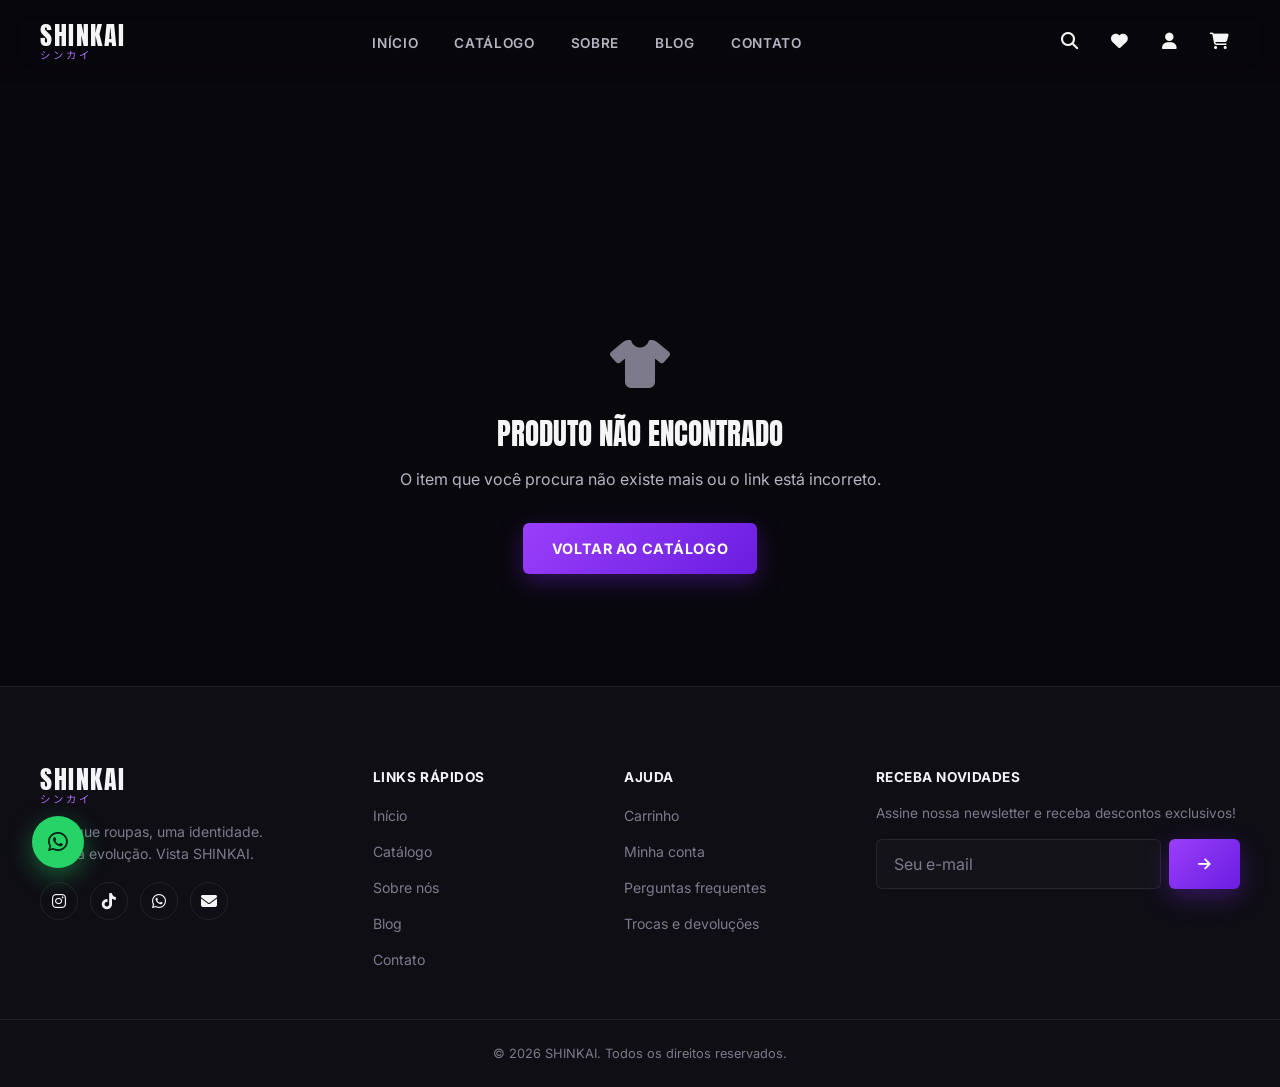
<file: pages/produto.html>
<!DOCTYPE html>
<html lang="pt-BR">
<head>
  <meta charset="UTF-8" />
  <meta name="viewport" content="width=device-width, initial-scale=1.0" />
  <title id="pageTitle">Produto — SHINKAI</title>
  <meta name="description" content="Detalhes do produto SHINKAI: tecido, tamanhos, preço e avaliação." />

  <link rel="preconnect" href="https://fonts.googleapis.com" />
  <link rel="preconnect" href="https://fonts.gstatic.com" crossorigin />
  <link href="https://fonts.googleapis.com/css2?family=Anton&family=Inter:wght@400;500;600;700;800&family=Noto+Sans+JP:wght@500;700&display=swap" rel="stylesheet" />
  <link rel="stylesheet" href="https://cdnjs.cloudflare.com/ajax/libs/font-awesome/6.5.1/css/all.min.css" />

  <link rel="stylesheet" href="../css/base.css" />
  <link rel="stylesheet" href="../css/components.css" />
  <link rel="stylesheet" href="../css/produto.css" />
  <link rel="icon" href="../assets/logo.png" type="image/png" />
</head>
<body>
  <a class="skip-link" href="#main-content">Pular para o conteúdo</a>

  <header class="header" id="header">
    <div class="container header__inner">
      <a href="../index.html" class="logo" aria-label="SHINKAI — página inicial"><span class="logo__title">SHINKAI</span><span class="logo__jp">シンカイ</span></a>
      <button class="nav-toggle" id="navToggle" aria-label="Abrir menu" aria-expanded="false" aria-controls="navMenu"><span></span><span></span><span></span></button>
      <nav class="nav" id="navMenu" aria-label="Navegação principal">
        <ul class="nav__list">
          <li><a href="../index.html" class="nav__link" data-nav-link>Início</a></li>
          <li><a href="catalogo.html" class="nav__link" data-nav-link>Catálogo</a></li>
          <li><a href="sobre.html" class="nav__link" data-nav-link>Sobre</a></li>
          <li><a href="blog.html" class="nav__link" data-nav-link>Blog</a></li>
          <li><a href="contato.html" class="nav__link" data-nav-link>Contato</a></li>
        </ul>
      </nav>
      <div class="header__actions">
        <button class="icon-btn" id="searchToggle" aria-label="Buscar produtos" aria-haspopup="dialog"><i class="fa-solid fa-magnifying-glass"></i></button>
        <a href="catalogo.html?view=favoritos" class="icon-btn" id="wishlistToggle" aria-label="Ver favoritos"><i class="fa-solid fa-heart"></i><span class="badge" id="wishlistCount" hidden>0</span></a>
        <a href="login.html" class="icon-btn" aria-label="Entrar ou cadastrar"><i class="fa-solid fa-user"></i></a>
        <button class="icon-btn" id="cartToggle" aria-label="Abrir carrinho" aria-haspopup="dialog"><i class="fa-solid fa-cart-shopping"></i><span class="badge" id="cartCount" hidden>0</span></button>
      </div>
    </div>
  </header>

  <div class="overlay" id="overlay"></div>

  <div class="search-panel" id="searchPanel" role="dialog" aria-modal="true" aria-label="Buscar produtos" hidden>
    <div class="search-panel__box">
      <i class="fa-solid fa-magnifying-glass"></i>
      <input type="search" id="searchInput" placeholder="Buscar por anime, personagem ou produto…" autocomplete="off" />
      <button class="icon-btn" id="searchClose" aria-label="Fechar busca"><i class="fa-solid fa-xmark"></i></button>
    </div>
    <div class="search-panel__results" id="searchResults"></div>
  </div>

  <aside class="cart-drawer" id="cartDrawer" role="dialog" aria-modal="true" aria-label="Carrinho de compras" hidden>
    <div class="cart-drawer__header"><h2>Seu carrinho</h2><button class="icon-btn" id="cartClose" aria-label="Fechar carrinho"><i class="fa-solid fa-xmark"></i></button></div>
    <div class="cart-drawer__items" id="cartItems"></div>
    <div class="cart-drawer__empty" id="cartEmpty" hidden><i class="fa-solid fa-cart-shopping"></i><p>Seu carrinho está vazio.</p><button class="btn btn--outline" id="cartEmptyCta">Ver coleção</button></div>
    <div class="cart-drawer__footer" id="cartFooter">
      <div class="cart-drawer__subtotal"><span>Subtotal</span><strong id="cartSubtotal">R$ 0,00</strong></div>
      <p class="cart-drawer__hint">Frete grátis acima de R$199.</p>
      <a href="carrinho.html" class="btn btn--primary btn--block">Ver carrinho completo</a>
    </div>
  </aside>

  <main id="main-content">
    <div class="container">
      <div class="breadcrumb breadcrumb--left" id="productBreadcrumb"></div>
    </div>

    <!-- Carregado dinamicamente via JS -->
    <section class="product-detail" id="productDetail" aria-live="polite">
      <div class="container product-detail__skeleton" id="productSkeleton">
        <div class="skeleton" style="aspect-ratio:1;border-radius:var(--radius-lg);"></div>
        <div>
          <div class="skeleton" style="height:1rem;width:40%;margin-bottom:1rem;border-radius:4px;"></div>
          <div class="skeleton" style="height:2.2rem;width:80%;margin-bottom:1.5rem;border-radius:4px;"></div>
          <div class="skeleton" style="height:1.5rem;width:30%;border-radius:4px;"></div>
        </div>
      </div>
    </section>

    <section class="product-notfound" id="productNotFound" hidden>
      <div class="container">
        <i class="fa-solid fa-shirt"></i>
        <h1>Produto não encontrado</h1>
        <p>O item que você procura não existe mais ou o link está incorreto.</p>
        <a href="catalogo.html" class="btn btn--primary">Voltar ao catálogo</a>
      </div>
    </section>

    <!-- RELACIONADOS -->
    <section class="related" id="relatedSection" aria-label="Você também pode gostar" hidden>
      <div class="container">
        <h2 class="section-title"><span class="section-title__dash"></span>Você também pode gostar<span class="section-title__dash"></span></h2>
        <ul class="product-grid" id="relatedGrid"></ul>
      </div>
    </section>
  </main>

  <footer class="footer">
    <div class="container footer__grid">
      <div class="footer__brand">
        <a href="../index.html" class="logo"><span class="logo__title">SHINKAI</span><span class="logo__jp">シンカイ</span></a>
        <p>Mais que roupas, uma identidade.<br />Sinta a evolução. Vista SHINKAI.</p>
        <div class="footer__social"><a href="#" aria-label="Instagram"><i class="fa-brands fa-instagram"></i></a><a href="#" aria-label="TikTok"><i class="fa-brands fa-tiktok"></i></a><a href="#" aria-label="WhatsApp"><i class="fa-brands fa-whatsapp"></i></a><a href="mailto:contato@shinkai.com.br" aria-label="E-mail"><i class="fa-solid fa-envelope"></i></a></div>
      </div>
      <nav class="footer__col" aria-label="Links rápidos"><h3>Links rápidos</h3><ul><li><a href="../index.html">Início</a></li><li><a href="catalogo.html">Catálogo</a></li><li><a href="sobre.html">Sobre nós</a></li><li><a href="blog.html">Blog</a></li><li><a href="contato.html">Contato</a></li></ul></nav>
      <nav class="footer__col" aria-label="Ajuda"><h3>Ajuda</h3><ul><li><a href="carrinho.html">Carrinho</a></li><li><a href="login.html">Minha conta</a></li><li><a href="contato.html">Perguntas frequentes</a></li><li><a href="contato.html">Trocas e devoluções</a></li></ul></nav>
      <div class="footer__col footer__newsletter">
        <h3>Receba novidades</h3><p>Assine nossa newsletter e receba descontos exclusivos!</p>
        <form class="newsletter-form" data-newsletter novalidate>
          <label class="sr-only" for="newsletterEmailFooter">Seu e-mail</label>
          <input type="email" id="newsletterEmailFooter" placeholder="Seu e-mail" required />
          <button type="submit" class="btn btn--primary" aria-label="Assinar newsletter"><i class="fa-solid fa-arrow-right"></i></button>
        </form>
      </div>
    </div>
    <div class="footer__bottom"><div class="container footer__bottom-inner"><p>&copy; <span id="year"></span> SHINKAI. Todos os direitos reservados.</p></div></div>
  </footer>

  <button class="back-to-top" id="backToTop" aria-label="Voltar ao topo" hidden><i class="fa-solid fa-arrow-up"></i></button>
  <a class="whatsapp-float" id="whatsappFloat" href="#" target="_blank" rel="noopener" aria-label="Fale conosco no WhatsApp"><i class="fa-brands fa-whatsapp"></i></a>
  <div class="toast" id="toast" role="status" aria-live="polite"></div>

  <script src="../js/data.js"></script>
  <script src="../js/core.js"></script>
  <script src="../js/produto.js" defer></script>
</body>
</html>
</file>
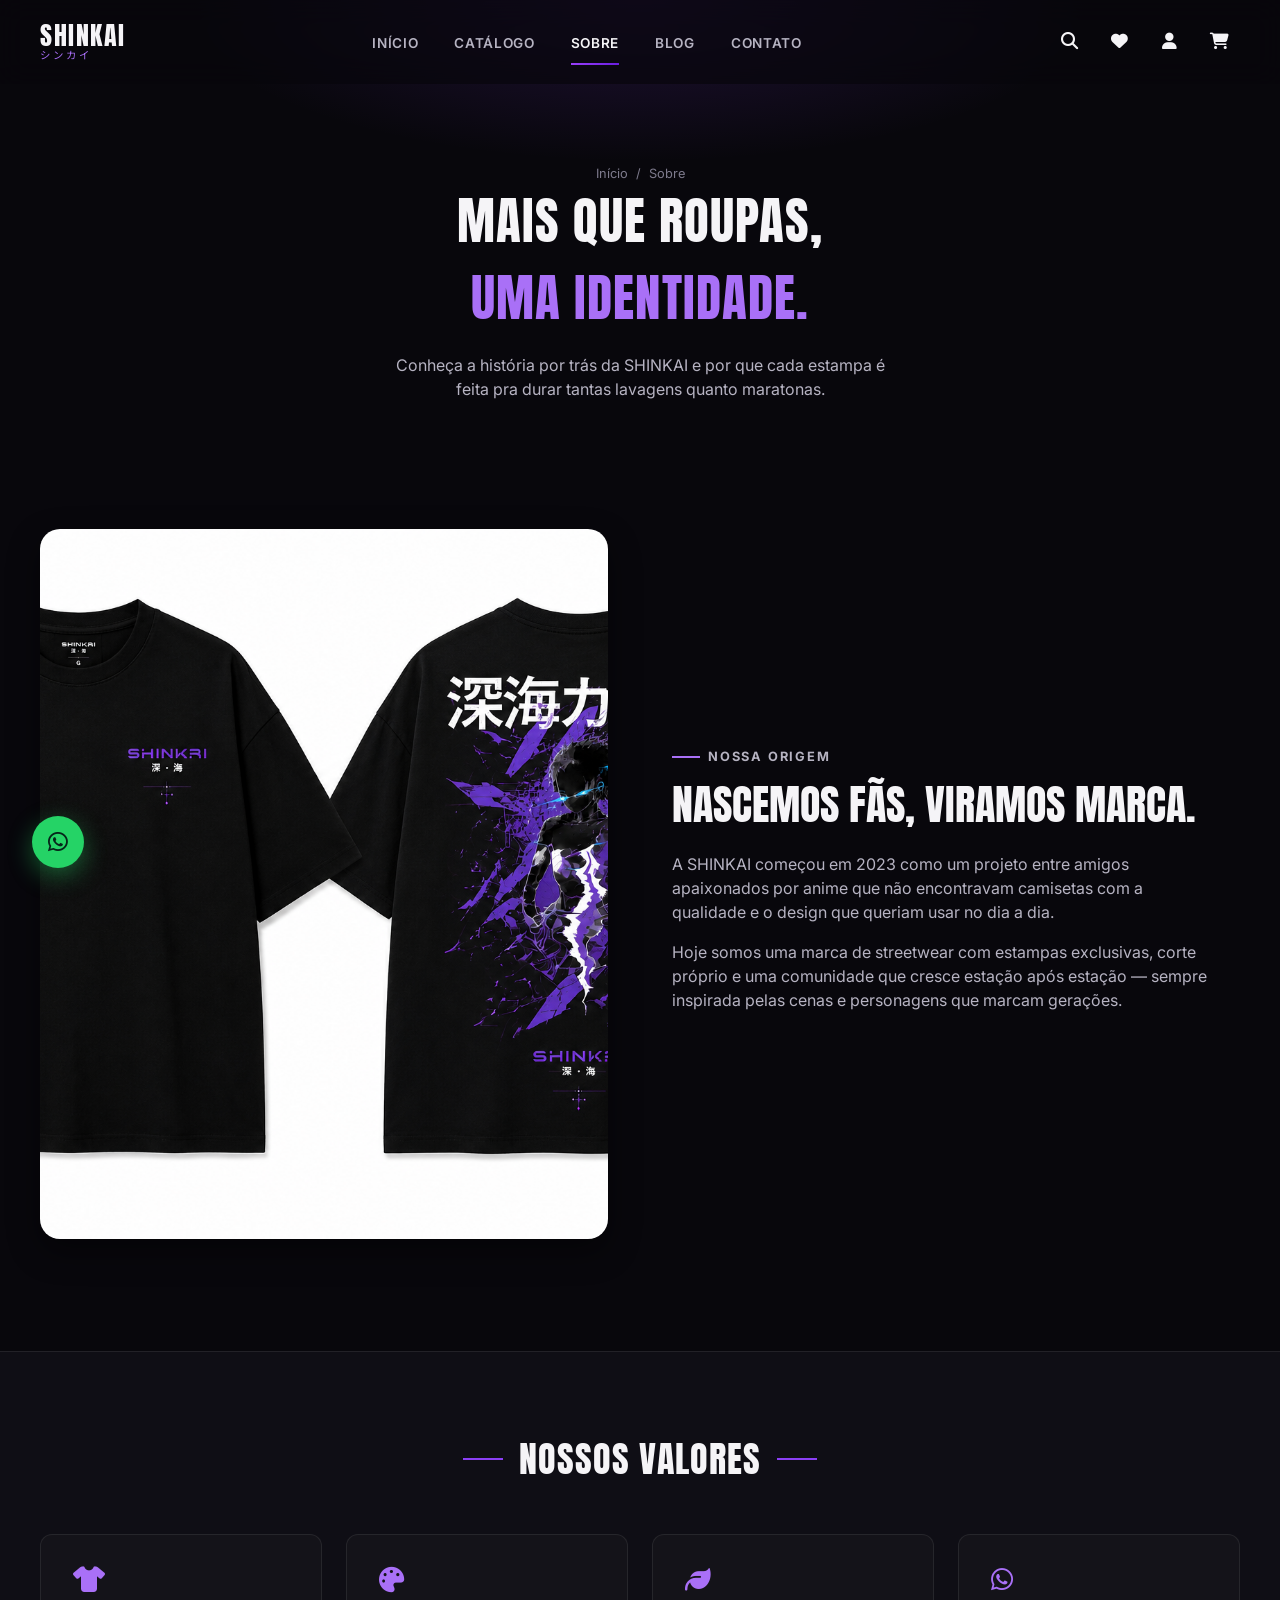
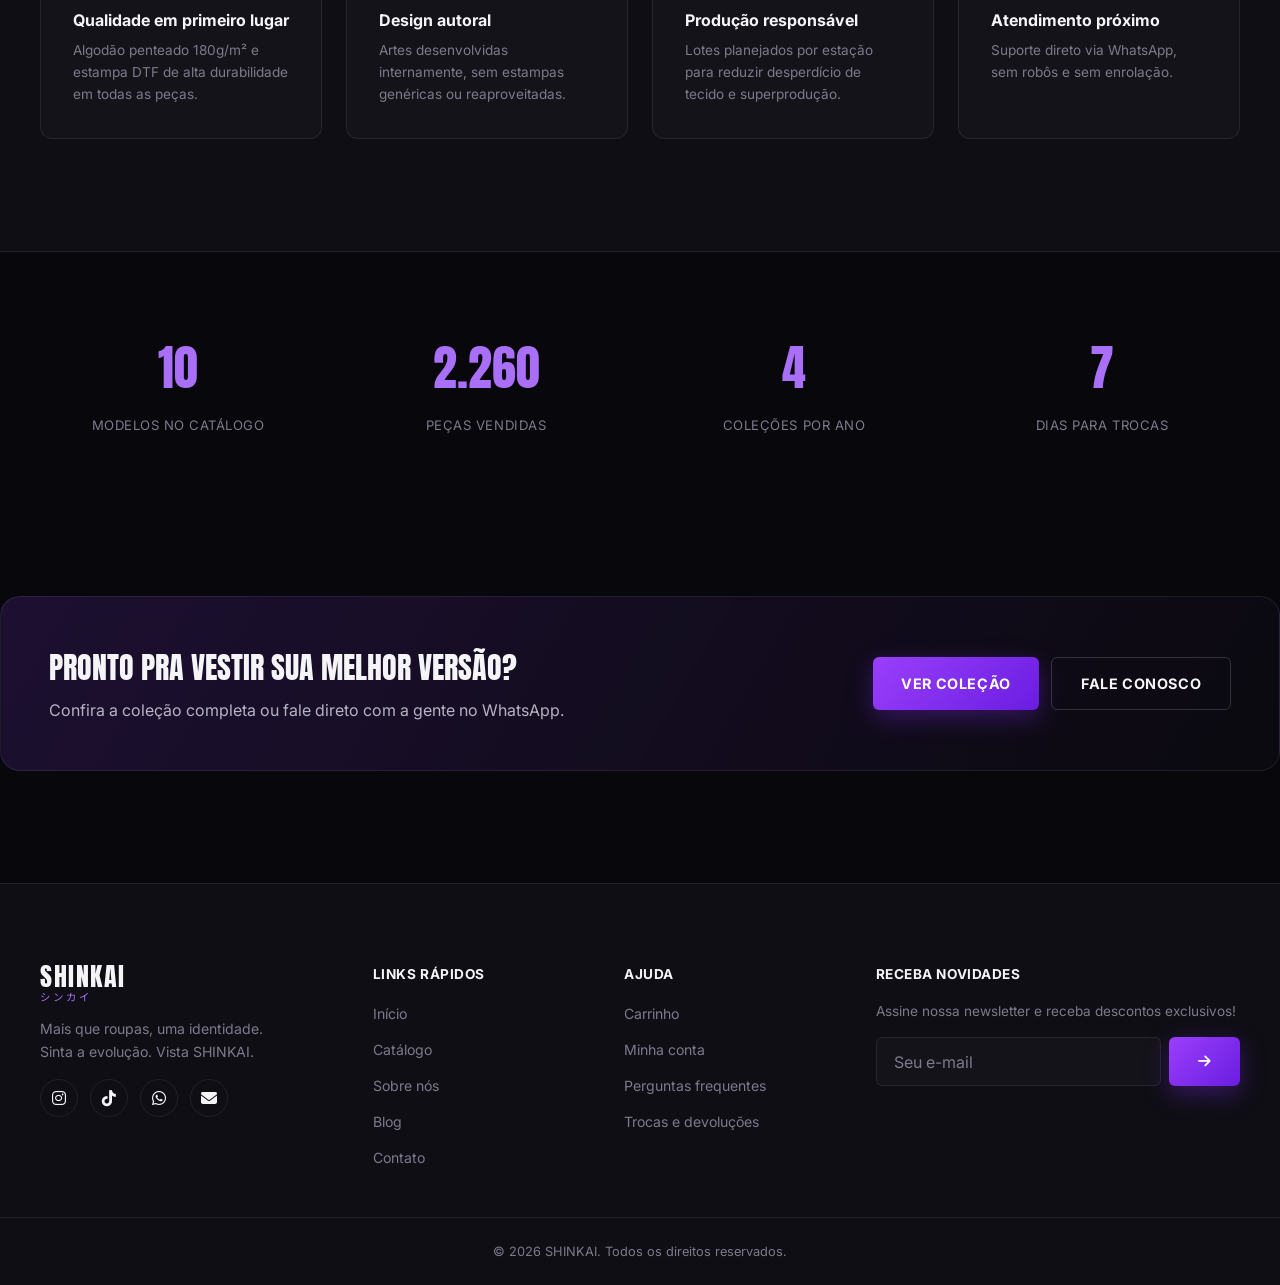
<file: pages/sobre.html>
<!DOCTYPE html>
<html lang="pt-BR">
<head>
  <meta charset="UTF-8" />
  <meta name="viewport" content="width=device-width, initial-scale=1.0" />
  <title>Sobre — SHINKAI</title>
  <meta name="description" content="Conheça a história da SHINKAI, nossos valores e o que torna nossas estampas de anime diferentes." />

  <link rel="preconnect" href="https://fonts.googleapis.com" />
  <link rel="preconnect" href="https://fonts.gstatic.com" crossorigin />
  <link href="https://fonts.googleapis.com/css2?family=Anton&family=Inter:wght@400;500;600;700;800&family=Noto+Sans+JP:wght@500;700&display=swap" rel="stylesheet" />
  <link rel="stylesheet" href="https://cdnjs.cloudflare.com/ajax/libs/font-awesome/6.5.1/css/all.min.css" />

  <link rel="stylesheet" href="../css/base.css" />
  <link rel="stylesheet" href="../css/components.css" />
  <link rel="stylesheet" href="../css/sobre.css" />
  <link rel="icon" href="../assets/logo.png" type="image/png" />
</head>
<body>
  <a class="skip-link" href="#main-content">Pular para o conteúdo</a>

  <header class="header" id="header">
    <div class="container header__inner">
      <a href="../index.html" class="logo" aria-label="SHINKAI — página inicial"><span class="logo__title">SHINKAI</span><span class="logo__jp">シンカイ</span></a>
      <button class="nav-toggle" id="navToggle" aria-label="Abrir menu" aria-expanded="false" aria-controls="navMenu"><span></span><span></span><span></span></button>
      <nav class="nav" id="navMenu" aria-label="Navegação principal">
        <ul class="nav__list">
          <li><a href="../index.html" class="nav__link" data-nav-link>Início</a></li>
          <li><a href="catalogo.html" class="nav__link" data-nav-link>Catálogo</a></li>
          <li><a href="sobre.html" class="nav__link" data-nav-link>Sobre</a></li>
          <li><a href="blog.html" class="nav__link" data-nav-link>Blog</a></li>
          <li><a href="contato.html" class="nav__link" data-nav-link>Contato</a></li>
        </ul>
      </nav>
      <div class="header__actions">
        <button class="icon-btn" id="searchToggle" aria-label="Buscar produtos" aria-haspopup="dialog"><i class="fa-solid fa-magnifying-glass"></i></button>
        <a href="catalogo.html?view=favoritos" class="icon-btn" id="wishlistToggle" aria-label="Ver favoritos"><i class="fa-solid fa-heart"></i><span class="badge" id="wishlistCount" hidden>0</span></a>
        <a href="login.html" class="icon-btn" aria-label="Entrar ou cadastrar"><i class="fa-solid fa-user"></i></a>
        <button class="icon-btn" id="cartToggle" aria-label="Abrir carrinho" aria-haspopup="dialog"><i class="fa-solid fa-cart-shopping"></i><span class="badge" id="cartCount" hidden>0</span></button>
      </div>
    </div>
  </header>

  <div class="overlay" id="overlay"></div>

  <div class="search-panel" id="searchPanel" role="dialog" aria-modal="true" aria-label="Buscar produtos" hidden>
    <div class="search-panel__box">
      <i class="fa-solid fa-magnifying-glass"></i>
      <input type="search" id="searchInput" placeholder="Buscar por anime, personagem ou produto…" autocomplete="off" />
      <button class="icon-btn" id="searchClose" aria-label="Fechar busca"><i class="fa-solid fa-xmark"></i></button>
    </div>
    <div class="search-panel__results" id="searchResults"></div>
  </div>

  <aside class="cart-drawer" id="cartDrawer" role="dialog" aria-modal="true" aria-label="Carrinho de compras" hidden>
    <div class="cart-drawer__header"><h2>Seu carrinho</h2><button class="icon-btn" id="cartClose" aria-label="Fechar carrinho"><i class="fa-solid fa-xmark"></i></button></div>
    <div class="cart-drawer__items" id="cartItems"></div>
    <div class="cart-drawer__empty" id="cartEmpty" hidden><i class="fa-solid fa-cart-shopping"></i><p>Seu carrinho está vazio.</p><button class="btn btn--outline" id="cartEmptyCta">Ver coleção</button></div>
    <div class="cart-drawer__footer" id="cartFooter">
      <div class="cart-drawer__subtotal"><span>Subtotal</span><strong id="cartSubtotal">R$ 0,00</strong></div>
      <p class="cart-drawer__hint">Frete grátis acima de R$199.</p>
      <a href="carrinho.html" class="btn btn--primary btn--block">Ver carrinho completo</a>
    </div>
  </aside>

  <main id="main-content">
    <div class="page-header">
      <div class="container">
        <div class="breadcrumb"><a href="../index.html">Início</a> <span>/</span> <span>Sobre</span></div>
        <h1>Mais que roupas,<br /><span class="text-accent">uma identidade.</span></h1>
        <p>Conheça a história por trás da SHINKAI e por que cada estampa é feita pra durar tantas lavagens quanto maratonas.</p>
      </div>
    </div>

    <section class="story">
      <div class="container story__inner">
        <div class="story__media"><img src="../assets/PRODUTO 5.png" alt="Camiseta SHINKAI Sukuna King" loading="lazy" /></div>
        <div class="story__content">
          <p class="eyebrow"><span class="eyebrow__line"></span> Nossa origem</p>
          <h2>Nascemos fãs, viramos marca.</h2>
          <p>A SHINKAI começou em 2023 como um projeto entre amigos apaixonados por anime que não encontravam camisetas com a qualidade e o design que queriam usar no dia a dia.</p>
          <p>Hoje somos uma marca de streetwear com estampas exclusivas, corte próprio e uma comunidade que cresce estação após estação — sempre inspirada pelas cenas e personagens que marcam gerações.</p>
        </div>
      </div>
    </section>

    <section class="values">
      <div class="container">
        <h2 class="section-title"><span class="section-title__dash"></span>Nossos valores<span class="section-title__dash"></span></h2>
        <div class="values__grid">
          <div class="value-card" data-reveal>
            <i class="fa-solid fa-shirt"></i>
            <h3>Qualidade em primeiro lugar</h3>
            <p>Algodão penteado 180g/m² e estampa DTF de alta durabilidade em todas as peças.</p>
          </div>
          <div class="value-card" data-reveal>
            <i class="fa-solid fa-palette"></i>
            <h3>Design autoral</h3>
            <p>Artes desenvolvidas internamente, sem estampas genéricas ou reaproveitadas.</p>
          </div>
          <div class="value-card" data-reveal>
            <i class="fa-solid fa-leaf"></i>
            <h3>Produção responsável</h3>
            <p>Lotes planejados por estação para reduzir desperdício de tecido e superprodução.</p>
          </div>
          <div class="value-card" data-reveal>
            <i class="fa-brands fa-whatsapp"></i>
            <h3>Atendimento próximo</h3>
            <p>Suporte direto via WhatsApp, sem robôs e sem enrolação.</p>
          </div>
        </div>
      </div>
    </section>

    <section class="stats">
      <div class="container stats__grid">
        <div class="stat" data-reveal><strong id="statProducts">0</strong><span>Modelos no catálogo</span></div>
        <div class="stat" data-reveal><strong id="statSold">0</strong><span>Peças vendidas</span></div>
        <div class="stat" data-reveal><strong>4</strong><span>Coleções por ano</span></div>
        <div class="stat" data-reveal><strong>7</strong><span>Dias para trocas</span></div>
      </div>
    </section>

    <section class="cta-band">
      <div class="container cta-band__inner">
        <div>
          <h2>Pronto pra vestir sua melhor versão?</h2>
          <p>Confira a coleção completa ou fale direto com a gente no WhatsApp.</p>
        </div>
        <div class="cta-band__actions">
          <a href="catalogo.html" class="btn btn--primary">Ver coleção</a>
          <a href="contato.html" class="btn btn--outline">Fale conosco</a>
        </div>
      </div>
    </section>
  </main>

  <footer class="footer">
    <div class="container footer__grid">
      <div class="footer__brand">
        <a href="../index.html" class="logo"><span class="logo__title">SHINKAI</span><span class="logo__jp">シンカイ</span></a>
        <p>Mais que roupas, uma identidade.<br />Sinta a evolução. Vista SHINKAI.</p>
        <div class="footer__social"><a href="#" aria-label="Instagram"><i class="fa-brands fa-instagram"></i></a><a href="#" aria-label="TikTok"><i class="fa-brands fa-tiktok"></i></a><a href="#" aria-label="WhatsApp"><i class="fa-brands fa-whatsapp"></i></a><a href="mailto:contato@shinkai.com.br" aria-label="E-mail"><i class="fa-solid fa-envelope"></i></a></div>
      </div>
      <nav class="footer__col" aria-label="Links rápidos"><h3>Links rápidos</h3><ul><li><a href="../index.html">Início</a></li><li><a href="catalogo.html">Catálogo</a></li><li><a href="sobre.html">Sobre nós</a></li><li><a href="blog.html">Blog</a></li><li><a href="contato.html">Contato</a></li></ul></nav>
      <nav class="footer__col" aria-label="Ajuda"><h3>Ajuda</h3><ul><li><a href="carrinho.html">Carrinho</a></li><li><a href="login.html">Minha conta</a></li><li><a href="contato.html">Perguntas frequentes</a></li><li><a href="contato.html">Trocas e devoluções</a></li></ul></nav>
      <div class="footer__col footer__newsletter">
        <h3>Receba novidades</h3><p>Assine nossa newsletter e receba descontos exclusivos!</p>
        <form class="newsletter-form" data-newsletter novalidate>
          <label class="sr-only" for="newsletterEmailFooter">Seu e-mail</label>
          <input type="email" id="newsletterEmailFooter" placeholder="Seu e-mail" required />
          <button type="submit" class="btn btn--primary" aria-label="Assinar newsletter"><i class="fa-solid fa-arrow-right"></i></button>
        </form>
      </div>
    </div>
    <div class="footer__bottom"><div class="container footer__bottom-inner"><p>&copy; <span id="year"></span> SHINKAI. Todos os direitos reservados.</p></div></div>
  </footer>

  <button class="back-to-top" id="backToTop" aria-label="Voltar ao topo" hidden><i class="fa-solid fa-arrow-up"></i></button>
  <a class="whatsapp-float" id="whatsappFloat" href="#" target="_blank" rel="noopener" aria-label="Fale conosco no WhatsApp"><i class="fa-brands fa-whatsapp"></i></a>
  <div class="toast" id="toast" role="status" aria-live="polite"></div>

  <script src="../js/data.js"></script>
  <script src="../js/core.js"></script>
  <script src="../js/sobre.js" defer></script>
</body>
</html>
</file>
<file: css/base.css>
/* ==========================================================================
   SHINKAI — base.css
   Reset, design tokens e utilitários. Importado por TODAS as páginas,
   sempre antes de components.css e do CSS específico da página.
   ========================================================================== */

/* ---- Reset ---- */
*,
*::before,
*::after {
  box-sizing: border-box;
  margin: 0;
  padding: 0;
}

html {
  scroll-behavior: smooth;
  -webkit-text-size-adjust: 100%;
}

@media (prefers-reduced-motion: reduce) {
  html {
    scroll-behavior: auto;
  }
  *,
  *::before,
  *::after {
    animation-duration: 0.01ms !important;
    animation-iteration-count: 1 !important;
    transition-duration: 0.01ms !important;
    scroll-behavior: auto !important;
  }
}

body {
  font-family: var(--font-body);
  background-color: var(--bg-base);
  color: var(--text-primary);
  line-height: 1.5;
  min-height: 100vh;
}

img {
  max-width: 100%;
  display: block;
}

/* Garante que o atributo [hidden] sempre vença, mesmo quando um componente
   define display:flex/grid na própria classe com a mesma especificidade
   (ex.: .post-modal, .cart-drawer__empty). Sem isso, elementos "escondidos"
   podem continuar visíveis por empate de especificidade com o CSS nativo. */
[hidden] {
  display: none !important;
}

a {
  color: inherit;
  text-decoration: none;
}

ul,
ol {
  list-style: none;
}

button,
input,
textarea,
select {
  font-family: inherit;
  font-size: inherit;
  color: inherit;
  border: none;
  background: none;
}

button {
  cursor: pointer;
}

input:focus,
textarea:focus,
select:focus {
  outline: none;
}

:focus-visible {
  outline: 2px solid var(--accent-400);
  outline-offset: 3px;
  border-radius: 4px;
}

/* ---- Design Tokens ---- */
:root {
  /* Cores base */
  --bg-base: #08070c;
  --bg-elevated: #0f0e15;
  --bg-card: #141319;
  --bg-card-hover: #1a1922;
  --border-subtle: rgba(255, 255, 255, 0.08);
  --border-strong: rgba(255, 255, 255, 0.16);

  /* Roxo (marca) */
  --accent-300: #b794f6;
  --accent-400: #a970f7;
  --accent-500: #8b3ff5;
  --accent-600: #7c22ef;
  --accent-700: #661cc7;
  --accent-gradient: linear-gradient(135deg, #9a3ffb 0%, #6a1de0 100%);

  /* Texto */
  --text-primary: #f5f4f7;
  --text-secondary: #b6b3c2;
  --text-muted: #7d7a8c;
  --text-on-accent: #ffffff;

  /* Semântica */
  --success: #34d399;
  --danger: #f87171;
  --warning: #fbbf24;
  --whatsapp: #25d366;

  /* Estações */
  --season-verao: #f5a623;
  --season-outono: #d9772f;
  --season-inverno: #4fa8e0;
  --season-primavera: #ec6ba8;

  /* Tipografia */
  --font-display: "Anton", "Inter", sans-serif;
  --font-body: "Inter", -apple-system, BlinkMacSystemFont, sans-serif;
  --font-jp: "Noto Sans JP", sans-serif;

  /* Espaçamento (escala 4px) */
  --space-1: 0.25rem;
  --space-2: 0.5rem;
  --space-3: 0.75rem;
  --space-4: 1rem;
  --space-5: 1.5rem;
  --space-6: 2rem;
  --space-8: 3rem;
  --space-10: 4rem;
  --space-12: 5rem;
  --space-16: 7rem;

  /* Layout */
  --container-max: 1360px;
  --container-pad: clamp(1.25rem, 4vw, 2.5rem);
  --header-height: 84px;

  /* Efeitos */
  --radius-sm: 6px;
  --radius-md: 12px;
  --radius-lg: 20px;
  --radius-pill: 999px;
  --shadow-sm: 0 2px 10px rgba(0, 0, 0, 0.35);
  --shadow-md: 0 12px 32px rgba(0, 0, 0, 0.45);
  --shadow-glow: 0 0 60px rgba(139, 63, 245, 0.35);
  --ease-out: cubic-bezier(0.16, 1, 0.3, 1);
  --ease-spring: cubic-bezier(0.34, 1.56, 0.64, 1);
  --transition-fast: 180ms var(--ease-out);
  --transition-base: 280ms var(--ease-out);
}

/* ---- Utilitários ---- */
.container {
  width: 100%;
  max-width: var(--container-max);
  margin-inline: auto;
  padding-inline: var(--container-pad);
}

.text-accent {
  color: var(--accent-400);
}

.sr-only {
  position: absolute;
  width: 1px;
  height: 1px;
  padding: 0;
  margin: -1px;
  overflow: hidden;
  clip: rect(0, 0, 0, 0);
  white-space: nowrap;
  border: 0;
}

.skip-link {
  position: absolute;
  top: -100%;
  left: var(--space-4);
  z-index: 1000;
  background: var(--accent-600);
  color: #fff;
  padding: var(--space-3) var(--space-5);
  border-radius: var(--radius-sm);
  transition: top var(--transition-fast);
}

.skip-link:focus {
  top: var(--space-4);
}

.eyebrow {
  display: inline-flex;
  align-items: center;
  gap: var(--space-2);
  font-size: 0.8rem;
  font-weight: 700;
  letter-spacing: 0.14em;
  text-transform: uppercase;
  color: var(--accent-400);
  margin-bottom: var(--space-4);
}

.eyebrow__line {
  width: 28px;
  height: 2px;
  background: var(--accent-400);
  display: inline-block;
}

.section-title {
  display: flex;
  align-items: center;
  justify-content: center;
  gap: var(--space-4);
  font-family: var(--font-display);
  font-weight: 400;
  font-size: clamp(1.5rem, 3vw, 2.25rem);
  letter-spacing: 0.03em;
  text-transform: uppercase;
  text-align: center;
  margin-bottom: var(--space-8);
}

.section-title__dash {
  width: 40px;
  height: 2px;
  background: var(--accent-500);
  display: inline-block;
}

.page-header {
  padding-top: calc(var(--header-height) + var(--space-10));
  padding-bottom: var(--space-8);
  text-align: center;
  background:
    radial-gradient(ellipse 60% 60% at 50% 0%, rgba(139, 63, 245, 0.18), transparent 60%),
    var(--bg-base);
}

.page-header h1 {
  font-family: var(--font-display);
  font-weight: 400;
  font-size: clamp(2rem, 5vw, 3.2rem);
  text-transform: uppercase;
  letter-spacing: 0.02em;
}

.page-header p {
  color: var(--text-secondary);
  max-width: 52ch;
  margin: var(--space-4) auto 0;
}

.breadcrumb {
  display: flex;
  justify-content: center;
  gap: var(--space-2);
  font-size: 0.8rem;
  color: var(--text-muted);
  margin-top: var(--space-4);
}

.breadcrumb a:hover {
  color: var(--accent-300);
}

/* Botões */
.btn {
  display: inline-flex;
  align-items: center;
  justify-content: center;
  gap: var(--space-2);
  padding: 0.9rem 1.8rem;
  font-size: 0.9rem;
  font-weight: 700;
  letter-spacing: 0.04em;
  text-transform: uppercase;
  border-radius: var(--radius-sm);
  transition: transform var(--transition-fast), box-shadow var(--transition-fast),
    background var(--transition-fast), border-color var(--transition-fast);
  white-space: nowrap;
}

.btn--primary {
  background: var(--accent-gradient);
  color: var(--text-on-accent);
  box-shadow: 0 8px 24px rgba(122, 42, 235, 0.35);
}

.btn--primary:hover {
  transform: translateY(-2px);
  box-shadow: 0 12px 32px rgba(122, 42, 235, 0.5);
}

.btn--outline {
  background: transparent;
  color: var(--text-primary);
  border: 1px solid var(--border-strong);
}

.btn--outline:hover {
  border-color: var(--accent-400);
  color: var(--accent-300);
}

.btn--whatsapp {
  background: var(--whatsapp);
  color: #06251a;
  box-shadow: 0 8px 24px rgba(37, 211, 102, 0.3);
}

.btn--whatsapp:hover {
  transform: translateY(-2px);
  box-shadow: 0 12px 32px rgba(37, 211, 102, 0.45);
}

.btn--block {
  width: 100%;
}

.btn--sm {
  padding: 0.6rem 1.2rem;
  font-size: 0.78rem;
}

.btn:active {
  transform: translateY(0) scale(0.98);
}

.btn:disabled {
  opacity: 0.4;
  pointer-events: none;
}

/* Animações reutilizáveis */
[data-reveal] {
  opacity: 0;
  transform: translateY(24px);
  transition: opacity 700ms var(--ease-out), transform 700ms var(--ease-out);
}

[data-reveal].is-revealed {
  opacity: 1;
  transform: translateY(0);
}

@keyframes pulse-soft {
  0%,
  100% {
    opacity: 1;
  }
  50% {
    opacity: 0.55;
  }
}

@keyframes spin {
  to {
    transform: rotate(360deg);
  }
}

.skeleton {
  background: linear-gradient(90deg, var(--bg-card) 0%, var(--bg-card-hover) 50%, var(--bg-card) 100%);
  background-size: 200% 100%;
  animation: skeleton-loading 1.4s ease-in-out infinite;
}

@keyframes skeleton-loading {
  0% {
    background-position: 200% 0;
  }
  100% {
    background-position: -200% 0;
  }
}
</file>
<file: css/components.css>
/* ==========================================================================
   SHINKAI — components.css
   Componentes compartilhados por todas as páginas: header, footer,
   painel de busca, drawer de carrinho, card de produto (com animações).
   Requer base.css carregado antes.
   ========================================================================== */

/* ==========================================================================
   Header
   ========================================================================== */
.header {
  position: fixed;
  inset-inline: 0;
  top: 0;
  z-index: 100;
  height: var(--header-height);
  display: flex;
  align-items: center;
  background: rgba(8, 7, 12, 0.7);
  backdrop-filter: blur(14px);
  -webkit-backdrop-filter: blur(14px);
  border-bottom: 1px solid transparent;
  transition: border-color var(--transition-base), background var(--transition-base);
}

.header.is-scrolled {
  background: rgba(8, 7, 12, 0.92);
  border-bottom-color: var(--border-subtle);
}

.header__inner {
  display: flex;
  align-items: center;
  justify-content: space-between;
  gap: var(--space-6);
}

.logo {
  display: flex;
  flex-direction: column;
  line-height: 1;
}

.logo__title {
  font-family: var(--font-display);
  font-size: 1.6rem;
  letter-spacing: 0.06em;
}

.logo__jp {
  font-family: var(--font-jp);
  font-size: 0.65rem;
  letter-spacing: 0.3em;
  color: var(--accent-400);
  margin-top: 2px;
}

.nav__list {
  display: flex;
  align-items: center;
  gap: var(--space-7, 2.25rem);
}

.nav__link {
  position: relative;
  font-size: 0.85rem;
  font-weight: 600;
  letter-spacing: 0.05em;
  text-transform: uppercase;
  color: var(--text-secondary);
  padding-block: var(--space-2);
  transition: color var(--transition-fast);
}

.nav__link::after {
  content: "";
  position: absolute;
  left: 0;
  right: 0;
  bottom: -6px;
  height: 2px;
  background: var(--accent-gradient);
  transform: scaleX(0);
  transform-origin: left;
  transition: transform var(--transition-fast);
}

.nav__link:hover,
.nav__link.is-active {
  color: var(--text-primary);
}

.nav__link.is-active::after,
.nav__link:hover::after {
  transform: scaleX(1);
}

.header__actions {
  display: flex;
  align-items: center;
  gap: var(--space-2);
}

.icon-btn {
  position: relative;
  display: inline-flex;
  align-items: center;
  justify-content: center;
  width: 42px;
  height: 42px;
  border-radius: var(--radius-pill);
  color: var(--text-primary);
  font-size: 1.05rem;
  transition: background var(--transition-fast), color var(--transition-fast);
}

.icon-btn:hover {
  background: rgba(255, 255, 255, 0.08);
  color: var(--accent-300);
}

.icon-btn.is-active {
  color: var(--accent-400);
}

.badge {
  position: absolute;
  top: 2px;
  right: 2px;
  min-width: 18px;
  height: 18px;
  padding-inline: 4px;
  display: inline-flex;
  align-items: center;
  justify-content: center;
  font-size: 0.65rem;
  font-weight: 700;
  border-radius: var(--radius-pill);
  background: var(--accent-gradient);
  color: #fff;
  box-shadow: 0 0 0 2px var(--bg-base);
}

.nav-toggle {
  display: none;
  flex-direction: column;
  justify-content: center;
  gap: 5px;
  width: 40px;
  height: 40px;
  z-index: 110;
}

.nav-toggle span {
  width: 100%;
  height: 2px;
  background: var(--text-primary);
  border-radius: 2px;
  transition: transform var(--transition-base), opacity var(--transition-base);
}

.nav-toggle.is-active span:nth-child(1) {
  transform: translateY(7px) rotate(45deg);
}

.nav-toggle.is-active span:nth-child(2) {
  opacity: 0;
}

.nav-toggle.is-active span:nth-child(3) {
  transform: translateY(-7px) rotate(-45deg);
}

.overlay {
  position: fixed;
  inset: 0;
  background: rgba(4, 3, 8, 0.7);
  backdrop-filter: blur(2px);
  z-index: 95;
  opacity: 0;
  visibility: hidden;
  transition: opacity var(--transition-base);
}

.overlay.is-visible {
  opacity: 1;
  visibility: visible;
}

/* ==========================================================================
   Painel de busca
   ========================================================================== */
.search-panel {
  position: fixed;
  top: 0;
  left: 0;
  right: 0;
  z-index: 105;
  background: var(--bg-elevated);
  border-bottom: 1px solid var(--border-subtle);
  padding: var(--space-8) 0;
  transform: translateY(-100%);
  transition: transform var(--transition-base);
}

.search-panel:not([hidden]) {
  transform: translateY(0);
}

.search-panel__box {
  max-width: var(--container-max);
  margin: 0 auto;
  padding-inline: var(--container-pad);
  display: flex;
  align-items: center;
  gap: var(--space-4);
  font-size: 1.5rem;
  color: var(--text-muted);
  border-bottom: 1px solid var(--border-strong);
  padding-bottom: var(--space-5);
}

.search-panel__box input {
  flex: 1;
  background: transparent;
  font-family: var(--font-display);
  font-size: clamp(1.25rem, 3vw, 2rem);
  color: var(--text-primary);
}

.search-panel__box input::placeholder {
  color: var(--text-muted);
}

.search-panel__results {
  max-width: var(--container-max);
  margin: 0 auto;
  padding-inline: var(--container-pad);
  padding-top: var(--space-5);
  display: grid;
  grid-template-columns: repeat(auto-fill, minmax(160px, 1fr));
  gap: var(--space-4);
  max-height: 50vh;
  overflow-y: auto;
}

.search-result {
  display: flex;
  flex-direction: column;
  gap: var(--space-2);
  padding: var(--space-2);
  border-radius: var(--radius-sm);
  transition: background var(--transition-fast);
}

.search-result:hover {
  background: var(--bg-card);
}

.search-result img {
  aspect-ratio: 1;
  object-fit: cover;
  border-radius: var(--radius-sm);
}

.search-result span {
  font-size: 0.8rem;
  color: var(--text-secondary);
}

.search-panel__empty {
  color: var(--text-muted);
  padding-block: var(--space-4);
}

/* ==========================================================================
   Carrinho (drawer lateral rápido)
   ========================================================================== */
.cart-drawer {
  position: fixed;
  top: 0;
  right: 0;
  bottom: 0;
  z-index: 105;
  width: min(420px, 100%);
  background: var(--bg-elevated);
  border-left: 1px solid var(--border-subtle);
  display: flex;
  flex-direction: column;
  transform: translateX(100%);
  transition: transform var(--transition-base);
}

.cart-drawer:not([hidden]) {
  transform: translateX(0);
}

.cart-drawer__header {
  display: flex;
  align-items: center;
  justify-content: space-between;
  padding: var(--space-6) var(--space-6) var(--space-5);
  border-bottom: 1px solid var(--border-subtle);
}

.cart-drawer__header h2 {
  font-family: var(--font-display);
  font-weight: 400;
  font-size: 1.3rem;
}

.cart-drawer__items {
  flex: 1;
  overflow-y: auto;
  padding: var(--space-5) var(--space-6);
  display: flex;
  flex-direction: column;
  gap: var(--space-5);
}

.cart-item {
  display: grid;
  grid-template-columns: 68px 1fr auto;
  gap: var(--space-3);
  align-items: center;
}

.cart-item img {
  width: 68px;
  height: 68px;
  object-fit: cover;
  border-radius: var(--radius-sm);
  background: var(--bg-card);
}

.cart-item__name {
  font-size: 0.9rem;
  font-weight: 600;
}

.cart-item__meta {
  font-size: 0.78rem;
  color: var(--text-muted);
  margin-top: 2px;
}

.cart-item__price {
  font-size: 0.85rem;
  color: var(--accent-300);
  font-weight: 700;
  margin-top: var(--space-2);
}

.cart-item__qty {
  display: inline-flex;
  align-items: center;
  gap: var(--space-2);
  margin-top: var(--space-2);
  border: 1px solid var(--border-subtle);
  border-radius: var(--radius-pill);
  padding: 2px 4px;
  width: fit-content;
}

.cart-item__qty button {
  width: 22px;
  height: 22px;
  display: inline-flex;
  align-items: center;
  justify-content: center;
  border-radius: 50%;
  font-size: 0.75rem;
  transition: background var(--transition-fast);
}

.cart-item__qty button:hover {
  background: rgba(255, 255, 255, 0.08);
}

.cart-item__remove {
  align-self: start;
  color: var(--text-muted);
  font-size: 0.95rem;
  transition: color var(--transition-fast);
}

.cart-item__remove:hover {
  color: var(--danger);
}

.cart-drawer__empty {
  flex: 1;
  display: flex;
  flex-direction: column;
  align-items: center;
  justify-content: center;
  gap: var(--space-4);
  color: var(--text-muted);
  text-align: center;
  padding: var(--space-8);
}

.cart-drawer__empty i {
  font-size: 2.5rem;
  opacity: 0.4;
}

.cart-drawer__footer {
  border-top: 1px solid var(--border-subtle);
  padding: var(--space-5) var(--space-6) var(--space-6);
}

.cart-drawer__subtotal {
  display: flex;
  align-items: center;
  justify-content: space-between;
  font-size: 1rem;
  margin-bottom: var(--space-2);
}

.cart-drawer__subtotal strong {
  font-size: 1.2rem;
  color: var(--accent-300);
}

.cart-drawer__hint {
  font-size: 0.75rem;
  color: var(--text-muted);
  margin-bottom: var(--space-4);
}

/* ==========================================================================
   Card de produto (com animações)
   ========================================================================== */
.product-card {
  position: relative;
  background: var(--bg-card);
  border: 1px solid var(--border-subtle);
  border-radius: var(--radius-md);
  overflow: hidden;
  transition: transform var(--transition-base), border-color var(--transition-base),
    box-shadow var(--transition-base);
  will-change: transform;
}

.product-card:hover {
  transform: translateY(-8px);
  border-color: var(--border-strong);
  box-shadow: var(--shadow-md), var(--shadow-glow);
}

.product-card__media {
  position: relative;
  aspect-ratio: 1;
  overflow: hidden;
  background: #000;
}

.product-card__media img {
  width: 100%;
  height: 100%;
  object-fit: cover;
  transition: transform 650ms var(--ease-out), filter 650ms var(--ease-out);
}

.product-card:hover .product-card__media img {
  transform: scale(1.09) rotate(-0.5deg);
}

/* Segunda imagem cross-fade no hover (efeito "troca de foto") */
.product-card__media .product-card__img-alt {
  position: absolute;
  inset: 0;
  opacity: 0;
  transition: opacity 500ms var(--ease-out);
}

.product-card:hover .product-card__img-alt {
  opacity: 1;
}

.product-card__badges {
  position: absolute;
  top: var(--space-3);
  left: var(--space-3);
  display: flex;
  flex-direction: column;
  gap: 6px;
  z-index: 2;
}

.badge-pill {
  padding: 0.3rem 0.7rem;
  font-size: 0.62rem;
  font-weight: 800;
  letter-spacing: 0.05em;
  text-transform: uppercase;
  border-radius: var(--radius-pill);
  color: #fff;
  width: fit-content;
  box-shadow: var(--shadow-sm);
}

.badge-pill--bestseller {
  background: var(--accent-gradient);
}

.badge-pill--new {
  background: var(--success);
  color: #06251a;
}

.badge-pill--discount {
  background: var(--danger);
}

.badge-pill--season {
  background: rgba(8, 7, 12, 0.6);
  backdrop-filter: blur(4px);
  display: inline-flex;
  align-items: center;
  gap: 4px;
}

.product-card__wishlist {
  position: absolute;
  top: var(--space-3);
  right: var(--space-3);
  z-index: 2;
  width: 34px;
  height: 34px;
  display: inline-flex;
  align-items: center;
  justify-content: center;
  border-radius: 50%;
  background: rgba(8, 7, 12, 0.55);
  backdrop-filter: blur(6px);
  color: #fff;
  font-size: 0.95rem;
  transition: background var(--transition-fast), color var(--transition-fast), transform var(--transition-fast);
}

.product-card__wishlist:hover {
  background: rgba(8, 7, 12, 0.85);
  transform: scale(1.1);
}

.product-card__wishlist.is-active {
  color: #ff5c8a;
  animation: heart-pop 380ms var(--ease-spring);
}

@keyframes heart-pop {
  0% {
    transform: scale(0.7);
  }
  50% {
    transform: scale(1.35);
  }
  100% {
    transform: scale(1);
  }
}

.product-card__quickadd {
  position: absolute;
  left: var(--space-3);
  right: var(--space-3);
  bottom: var(--space-3);
  z-index: 2;
  opacity: 0;
  transform: translateY(10px);
  transition: opacity var(--transition-fast), transform var(--transition-fast);
}

.product-card:hover .product-card__quickadd {
  opacity: 1;
  transform: translateY(0);
}

.product-card__body {
  padding: var(--space-4);
}

.product-card__anime {
  font-size: 0.68rem;
  font-weight: 700;
  letter-spacing: 0.08em;
  text-transform: uppercase;
  color: var(--accent-400);
  margin-bottom: 2px;
}

.product-card__name {
  font-size: 0.95rem;
  font-weight: 700;
  margin-bottom: var(--space-2);
}

.product-card__name a:hover {
  color: var(--accent-300);
}

.product-card__price {
  display: flex;
  align-items: baseline;
  gap: var(--space-2);
  font-size: 1.05rem;
  font-weight: 800;
  color: var(--text-primary);
  margin-bottom: var(--space-3);
}

.product-card__price small {
  font-size: 0.72rem;
  color: var(--text-muted);
  font-weight: 500;
  text-decoration: line-through;
}

.product-card__stock {
  font-size: 0.7rem;
  color: var(--warning);
  margin-bottom: var(--space-3);
  display: flex;
  align-items: center;
  gap: 4px;
}

.product-card__sizes {
  display: flex;
  gap: var(--space-2);
  margin-bottom: var(--space-4);
}

.size-btn {
  width: 32px;
  height: 32px;
  display: inline-flex;
  align-items: center;
  justify-content: center;
  font-size: 0.72rem;
  font-weight: 700;
  border: 1px solid var(--border-subtle);
  border-radius: var(--radius-sm);
  color: var(--text-secondary);
  transition: all var(--transition-fast);
}

.size-btn:hover {
  border-color: var(--accent-400);
  color: var(--text-primary);
}

.size-btn.is-selected {
  background: var(--accent-gradient);
  border-color: transparent;
  color: #fff;
  transform: scale(1.05);
}

.product-card__add {
  width: 100%;
  padding: 0.7rem;
  font-size: 0.78rem;
  font-weight: 700;
  letter-spacing: 0.04em;
  text-transform: uppercase;
  border-radius: var(--radius-sm);
  border: 1px solid var(--border-strong);
  color: var(--text-primary);
  display: inline-flex;
  align-items: center;
  justify-content: center;
  gap: var(--space-2);
  background: rgba(8, 7, 12, 0.5);
  backdrop-filter: blur(6px);
  transition: background var(--transition-fast), border-color var(--transition-fast), color var(--transition-fast);
}

.product-card__add:hover {
  background: var(--accent-gradient);
  border-color: transparent;
}

.product-card__add.is-added {
  background: var(--success);
  border-color: transparent;
  color: #06251a;
}

/* Skeleton do card enquanto "carrega" (percepção de performance) */
.product-card.is-loading .product-card__media,
.product-card.is-loading .product-card__name,
.product-card.is-loading .product-card__price {
  color: transparent;
}

/* ==========================================================================
   Filter chip (Catálogo + Blog)
   ========================================================================== */
.filter-chip {
  padding: 0.5rem 1.1rem;
  font-size: 0.78rem;
  font-weight: 600;
  letter-spacing: 0.03em;
  text-transform: uppercase;
  border: 1px solid var(--border-subtle);
  border-radius: var(--radius-pill);
  color: var(--text-secondary);
  transition: all var(--transition-fast);
}

.filter-chip:hover {
  border-color: var(--accent-400);
  color: var(--text-primary);
}

.filter-chip.is-active {
  background: var(--accent-gradient);
  border-color: transparent;
  color: #fff;
}

/* ==========================================================================
   Grid de produtos genérico (Home, Catálogo, Produto — relacionados)
   ========================================================================== */
.product-grid {
  display: grid;
  grid-template-columns: repeat(auto-fill, minmax(240px, 1fr));
  gap: var(--space-5);
}

/* ==========================================================================
   Blog card (Home teaser + página de Blog)
   ========================================================================== */
.blog-card {
  display: flex;
  flex-direction: column;
  background: var(--bg-card);
  border: 1px solid var(--border-subtle);
  border-radius: var(--radius-md);
  overflow: hidden;
  transition: transform var(--transition-base), border-color var(--transition-base), box-shadow var(--transition-base);
}

.blog-card:hover {
  transform: translateY(-6px);
  border-color: var(--border-strong);
  box-shadow: var(--shadow-md);
}

.blog-card__media {
  aspect-ratio: 16 / 10;
  overflow: hidden;
}

.blog-card__media img {
  width: 100%;
  height: 100%;
  object-fit: cover;
  transition: transform 600ms var(--ease-out);
}

.blog-card:hover .blog-card__media img {
  transform: scale(1.08);
}

.blog-card__body {
  padding: var(--space-5);
}

.blog-card__category {
  display: inline-block;
  font-size: 0.68rem;
  font-weight: 700;
  letter-spacing: 0.06em;
  text-transform: uppercase;
  color: var(--accent-400);
  margin-bottom: var(--space-2);
}

.blog-card__body h3 {
  font-size: 1.02rem;
  font-weight: 700;
  line-height: 1.3;
  margin-bottom: var(--space-3);
}

.blog-card__meta {
  font-size: 0.76rem;
  color: var(--text-muted);
  display: flex;
  align-items: center;
  gap: 6px;
}

/* ==========================================================================
   Footer
   ========================================================================== */
.footer {
  background: var(--bg-elevated);
  border-top: 1px solid var(--border-subtle);
}

.footer__grid {
  display: grid;
  grid-template-columns: 1.4fr 1fr 1fr 1.4fr;
  gap: var(--space-8);
  padding-block: var(--space-12) var(--space-8);
}

.footer__brand p {
  color: var(--text-muted);
  font-size: 0.88rem;
  margin-block: var(--space-4);
  line-height: 1.6;
}

.footer__social {
  display: flex;
  gap: var(--space-3);
}

.footer__social a {
  width: 38px;
  height: 38px;
  display: inline-flex;
  align-items: center;
  justify-content: center;
  border: 1px solid var(--border-subtle);
  border-radius: 50%;
  transition: all var(--transition-fast);
}

.footer__social a:hover {
  border-color: var(--accent-400);
  color: var(--accent-300);
  transform: translateY(-2px);
}

.footer__col h3 {
  font-size: 0.85rem;
  font-weight: 700;
  letter-spacing: 0.04em;
  text-transform: uppercase;
  margin-bottom: var(--space-4);
}

.footer__col ul {
  display: flex;
  flex-direction: column;
  gap: var(--space-3);
}

.footer__col a {
  font-size: 0.88rem;
  color: var(--text-muted);
  transition: color var(--transition-fast);
}

.footer__col a:hover {
  color: var(--accent-300);
}

.footer__newsletter p {
  font-size: 0.85rem;
  color: var(--text-muted);
  margin-bottom: var(--space-4);
}

.newsletter-form {
  display: flex;
  gap: var(--space-2);
  width: 100%;
}

.newsletter-form input {
  flex: 1;
  padding: 0.85rem 1.1rem;
  border-radius: var(--radius-sm);
  background: var(--bg-card);
  border: 1px solid var(--border-subtle);
  color: var(--text-primary);
}

.newsletter-form input::placeholder {
  color: var(--text-muted);
}

.newsletter-form input:focus {
  border-color: var(--accent-400);
}

.newsletter-form__feedback {
  width: 100%;
  margin-top: var(--space-3);
  font-size: 0.82rem;
  color: var(--success);
  min-height: 1.1em;
}

.newsletter-form__feedback.is-error {
  color: var(--danger);
}

.footer__bottom {
  border-top: 1px solid var(--border-subtle);
}

.footer__bottom-inner {
  padding-block: var(--space-5);
  text-align: center;
}

.footer__bottom p {
  font-size: 0.8rem;
  color: var(--text-muted);
}

/* ==========================================================================
   Toast & Back to top & WhatsApp flutuante
   ========================================================================== */
.toast {
  position: fixed;
  left: 50%;
  bottom: var(--space-8);
  transform: translate(-50%, 20px);
  z-index: 200;
  background: var(--bg-card);
  border: 1px solid var(--border-strong);
  color: var(--text-primary);
  padding: var(--space-3) var(--space-5);
  border-radius: var(--radius-pill);
  font-size: 0.85rem;
  font-weight: 600;
  box-shadow: var(--shadow-md);
  opacity: 0;
  visibility: hidden;
  transition: opacity var(--transition-base), transform var(--transition-base);
  display: flex;
  align-items: center;
  gap: var(--space-2);
}

.toast.is-visible {
  opacity: 1;
  visibility: visible;
  transform: translate(-50%, 0);
}

.toast::before {
  content: "\f00c";
  font-family: "Font Awesome 6 Free";
  font-weight: 900;
  color: var(--success);
}

.back-to-top {
  position: fixed;
  right: var(--space-6);
  bottom: var(--space-6);
  z-index: 90;
  width: 46px;
  height: 46px;
  border-radius: 50%;
  background: var(--accent-gradient);
  color: #fff;
  display: inline-flex;
  align-items: center;
  justify-content: center;
  box-shadow: var(--shadow-md);
  opacity: 0;
  transform: translateY(10px);
  transition: opacity var(--transition-base), transform var(--transition-base);
}

.back-to-top.is-visible {
  opacity: 1;
  transform: translateY(0);
}

.whatsapp-float {
  position: fixed;
  left: var(--space-6);
  bottom: var(--space-6);
  z-index: 90;
  width: 52px;
  height: 52px;
  border-radius: 50%;
  background: var(--whatsapp);
  color: #06251a;
  display: inline-flex;
  align-items: center;
  justify-content: center;
  font-size: 1.4rem;
  box-shadow: 0 8px 24px rgba(37, 211, 102, 0.4);
  animation: whatsapp-breathe 2.6s ease-in-out infinite;
}

@keyframes whatsapp-breathe {
  0%,
  100% {
    box-shadow: 0 0 0 0 rgba(37, 211, 102, 0.45);
  }
  50% {
    box-shadow: 0 0 0 12px rgba(37, 211, 102, 0);
  }
}

/* ==========================================================================
   Responsivo (componentes compartilhados)
   ========================================================================== */
@media (max-width: 860px) {
  .nav-toggle {
    display: flex;
  }

  .nav {
    position: fixed;
    top: 0;
    right: 0;
    bottom: 0;
    width: min(320px, 82%);
    background: var(--bg-elevated);
    border-left: 1px solid var(--border-subtle);
    padding: calc(var(--header-height) + var(--space-6)) var(--space-6) var(--space-6);
    transform: translateX(100%);
    transition: transform var(--transition-base);
    z-index: 100;
  }

  .nav.is-open {
    transform: translateX(0);
  }

  .nav__list {
    flex-direction: column;
    align-items: flex-start;
    gap: var(--space-5);
  }

  .footer__grid {
    grid-template-columns: 1fr 1fr;
  }
}

@media (max-width: 600px) {
  :root {
    --header-height: 72px;
  }

  .logo__title {
    font-size: 1.3rem;
  }

  .footer__grid {
    grid-template-columns: 1fr;
  }

  .whatsapp-float {
    width: 46px;
    height: 46px;
    font-size: 1.2rem;
  }
}
</file>
<file: css/carrinho.css>
/* ==========================================================================
   SHINKAI — carrinho.css
   ========================================================================== */

.page-header--compact {
  padding-bottom: var(--space-6);
}

.cart-page {
  padding-bottom: var(--space-16);
}

.cart-page__inner {
  display: grid;
  grid-template-columns: 1fr 380px;
  gap: var(--space-8);
  align-items: start;
}

/* ---- Lista de itens ---- */
.cart-page__list {
  display: flex;
  flex-direction: column;
  gap: var(--space-4);
}

.cart-line {
  display: grid;
  grid-template-columns: 96px 1fr auto;
  gap: var(--space-4);
  align-items: center;
  padding: var(--space-4);
  background: var(--bg-card);
  border: 1px solid var(--border-subtle);
  border-radius: var(--radius-md);
  animation: line-in 320ms var(--ease-out);
}

@keyframes line-in {
  from {
    opacity: 0;
    transform: translateX(-8px);
  }
  to {
    opacity: 1;
    transform: translateX(0);
  }
}

.cart-line img {
  width: 96px;
  height: 96px;
  object-fit: cover;
  border-radius: var(--radius-sm);
}

.cart-line__name {
  font-weight: 700;
  font-size: 0.98rem;
  margin-bottom: 2px;
}

.cart-line__anime {
  font-size: 0.76rem;
  color: var(--accent-400);
  text-transform: uppercase;
  letter-spacing: 0.04em;
  margin-bottom: var(--space-2);
}

.cart-line__meta {
  font-size: 0.8rem;
  color: var(--text-muted);
  margin-bottom: var(--space-3);
}

.cart-line__controls {
  display: flex;
  align-items: center;
  gap: var(--space-4);
}

.cart-line__qty {
  display: inline-flex;
  align-items: center;
  gap: var(--space-2);
  border: 1px solid var(--border-subtle);
  border-radius: var(--radius-pill);
  padding: 2px 6px;
}

.cart-line__qty button {
  width: 26px;
  height: 26px;
  border-radius: 50%;
  display: inline-flex;
  align-items: center;
  justify-content: center;
  transition: background var(--transition-fast);
}

.cart-line__qty button:hover {
  background: rgba(255, 255, 255, 0.08);
}

.cart-line__price-col {
  display: flex;
  flex-direction: column;
  align-items: flex-end;
  gap: var(--space-3);
}

.cart-line__price {
  font-size: 1.05rem;
  font-weight: 800;
  color: var(--accent-300);
}

.cart-line__remove {
  color: var(--text-muted);
  font-size: 0.95rem;
  transition: color var(--transition-fast);
}

.cart-line__remove:hover {
  color: var(--danger);
}

.cart-page__empty {
  display: flex;
  flex-direction: column;
  align-items: center;
  gap: var(--space-4);
  text-align: center;
  padding: var(--space-16) var(--space-6);
  background: var(--bg-card);
  border: 1px solid var(--border-subtle);
  border-radius: var(--radius-md);
}

.cart-page__empty i {
  font-size: 2.8rem;
  color: var(--text-muted);
}

.cart-page__empty h2 {
  font-family: var(--font-display);
  font-weight: 400;
  font-size: 1.5rem;
  text-transform: uppercase;
}

.cart-page__empty p {
  color: var(--text-secondary);
}

/* ---- Resumo ---- */
.cart-page__summary {
  position: sticky;
  top: calc(var(--header-height) + var(--space-5));
  padding: var(--space-6);
  background: var(--bg-card);
  border: 1px solid var(--border-subtle);
  border-radius: var(--radius-md);
}

.cart-page__summary h2 {
  font-family: var(--font-display);
  font-weight: 400;
  font-size: 1.3rem;
  text-transform: uppercase;
  margin-bottom: var(--space-5);
}

.summary-row {
  display: flex;
  align-items: center;
  justify-content: space-between;
  font-size: 0.92rem;
  color: var(--text-secondary);
  margin-bottom: var(--space-3);
}

.summary-row--total {
  padding-top: var(--space-4);
  margin-top: var(--space-2);
  border-top: 1px solid var(--border-subtle);
  font-size: 1.05rem;
  color: var(--text-primary);
}

.summary-row--total strong {
  font-size: 1.3rem;
  color: var(--accent-300);
}

.shipping-progress {
  margin-bottom: var(--space-4);
}

.shipping-progress__bar {
  height: 6px;
  border-radius: var(--radius-pill);
  background: var(--bg-elevated);
  overflow: hidden;
  margin-bottom: var(--space-2);
}

.shipping-progress__fill {
  height: 100%;
  width: 0%;
  background: var(--accent-gradient);
  border-radius: var(--radius-pill);
  transition: width 500ms var(--ease-out);
}

.shipping-progress p {
  font-size: 0.78rem;
  color: var(--text-muted);
}

/* ---- Formulário de checkout ---- */
.checkout-form {
  margin-top: var(--space-6);
  padding-top: var(--space-6);
  border-top: 1px solid var(--border-subtle);
}

.checkout-form h3 {
  font-size: 0.82rem;
  font-weight: 700;
  letter-spacing: 0.04em;
  text-transform: uppercase;
  color: var(--text-secondary);
  margin-bottom: var(--space-4);
}

.field {
  margin-bottom: var(--space-4);
}

.field label {
  display: block;
  font-size: 0.8rem;
  color: var(--text-secondary);
  margin-bottom: var(--space-2);
}

.field input,
.field textarea,
.field select {
  width: 100%;
  padding: 0.75rem 0.9rem;
  background: var(--bg-elevated);
  border: 1px solid var(--border-subtle);
  border-radius: var(--radius-sm);
  color: var(--text-primary);
  font-size: 0.88rem;
  resize: vertical;
}

.field input:focus,
.field textarea:focus,
.field select:focus {
  border-color: var(--accent-400);
}

.field.has-error input,
.field.has-error textarea {
  border-color: var(--danger);
}

.field__error {
  font-size: 0.75rem;
  color: var(--danger);
  margin-top: var(--space-2);
  display: none;
}

.field.has-error .field__error {
  display: block;
}

.checkout-form__hint {
  font-size: 0.75rem;
  color: var(--text-muted);
  text-align: center;
  margin-top: var(--space-4);
}

/* ---- Responsivo ---- */
@media (max-width: 960px) {
  .cart-page__inner {
    grid-template-columns: 1fr;
  }
  .cart-page__summary {
    position: static;
  }
}

@media (max-width: 560px) {
  .cart-line {
    grid-template-columns: 72px 1fr;
  }
  .cart-line__price-col {
    grid-column: 1 / -1;
    flex-direction: row;
    justify-content: space-between;
    align-items: center;
    margin-top: var(--space-3);
  }
  .cart-line img {
    width: 72px;
    height: 72px;
  }
}
</file>
<file: css/catalogo.css>
/* ==========================================================================
   SHINKAI — catalogo.css
   ========================================================================== */

.catalog {
  padding-block: var(--space-10) var(--space-16);
}

.catalog__inner {
  display: grid;
  grid-template-columns: 260px 1fr;
  gap: var(--space-8);
  align-items: start;
}

/* ---- Sidebar de filtros ---- */
.catalog__filters {
  position: sticky;
  top: calc(var(--header-height) + var(--space-5));
  display: flex;
  flex-direction: column;
  gap: var(--space-6);
  padding: var(--space-5);
  background: var(--bg-card);
  border: 1px solid var(--border-subtle);
  border-radius: var(--radius-md);
}

.filter-group h3 {
  font-size: 0.78rem;
  font-weight: 700;
  letter-spacing: 0.05em;
  text-transform: uppercase;
  color: var(--text-secondary);
  margin-bottom: var(--space-3);
}

.filter-search {
  display: flex;
  align-items: center;
  gap: var(--space-2);
  padding: 0.6rem 0.8rem;
  border: 1px solid var(--border-subtle);
  border-radius: var(--radius-sm);
  color: var(--text-muted);
}

.filter-search input {
  flex: 1;
  color: var(--text-primary);
  font-size: 0.85rem;
}

.filter-options {
  display: flex;
  flex-wrap: wrap;
  gap: var(--space-2);
}

.filter-options button {
  padding: 0.45rem 0.9rem;
  font-size: 0.76rem;
  font-weight: 600;
  border: 1px solid var(--border-subtle);
  border-radius: var(--radius-pill);
  color: var(--text-secondary);
  transition: all var(--transition-fast);
}

.filter-options button:hover {
  border-color: var(--accent-400);
  color: var(--text-primary);
}

.filter-options button.is-active {
  background: var(--accent-gradient);
  border-color: transparent;
  color: #fff;
}

.filter-checkbox {
  display: flex;
  align-items: center;
  gap: var(--space-3);
  font-size: 0.85rem;
  color: var(--text-secondary);
  cursor: pointer;
}

.filter-checkbox input {
  width: 18px;
  height: 18px;
  accent-color: var(--accent-500);
  cursor: pointer;
}

/* ---- Resultados ---- */
.catalog__toolbar {
  display: flex;
  align-items: center;
  justify-content: space-between;
  flex-wrap: wrap;
  gap: var(--space-4);
  margin-bottom: var(--space-4);
}

.catalog__toolbar #resultsCount {
  font-size: 0.85rem;
  color: var(--text-muted);
}

.catalog__sort {
  display: flex;
  align-items: center;
  gap: var(--space-2);
  font-size: 0.82rem;
  color: var(--text-secondary);
}

.catalog__sort select {
  padding: 0.5rem 0.8rem;
  border: 1px solid var(--border-subtle);
  border-radius: var(--radius-sm);
  background: var(--bg-card);
  color: var(--text-primary);
}

.catalog__chips {
  display: flex;
  flex-wrap: wrap;
  gap: var(--space-2);
  margin-bottom: var(--space-5);
}

.active-chip {
  display: inline-flex;
  align-items: center;
  gap: 6px;
  padding: 0.35rem 0.7rem;
  font-size: 0.75rem;
  font-weight: 600;
  background: rgba(139, 63, 245, 0.16);
  color: var(--accent-300);
  border-radius: var(--radius-pill);
  border: 1px solid rgba(139, 63, 245, 0.35);
}

.active-chip button {
  font-size: 0.7rem;
  color: var(--accent-300);
}

.catalog__empty {
  display: flex;
  flex-direction: column;
  align-items: center;
  gap: var(--space-4);
  padding: var(--space-16) var(--space-6);
  text-align: center;
  color: var(--text-muted);
}

.catalog__empty i {
  font-size: 2.4rem;
  opacity: 0.4;
}

/* ---- Responsivo ---- */
@media (max-width: 1000px) {
  .catalog__inner {
    grid-template-columns: 1fr;
  }

  .catalog__filters {
    position: static;
    flex-direction: row;
    flex-wrap: wrap;
    gap: var(--space-5);
  }

  .filter-group {
    flex: 1 1 200px;
  }
}

@media (max-width: 600px) {
  .catalog__filters {
    flex-direction: column;
  }

  .catalog__toolbar {
    flex-direction: column;
    align-items: flex-start;
  }
}
</file>
<file: css/contato.css>
/* ==========================================================================
   SHINKAI — contato.css
   ========================================================================== */

.contact {
  padding-block: var(--space-10) var(--space-16);
}

.contact__inner {
  display: grid;
  grid-template-columns: 1fr 1.1fr;
  gap: var(--space-8);
  align-items: start;
}

.contact__channels {
  display: flex;
  flex-direction: column;
  gap: var(--space-4);
}

.channel-card {
  display: flex;
  align-items: center;
  gap: var(--space-4);
  padding: var(--space-5);
  background: var(--bg-card);
  border: 1px solid var(--border-subtle);
  border-radius: var(--radius-md);
  transition: transform var(--transition-base), border-color var(--transition-base);
}

.channel-card:hover {
  transform: translateY(-4px);
  border-color: var(--accent-400);
}

.channel-card i {
  font-size: 1.6rem;
  color: var(--accent-400);
  width: 44px;
  text-align: center;
  flex-shrink: 0;
}

.channel-card strong {
  display: block;
  font-size: 0.95rem;
  margin-bottom: 2px;
}

.channel-card span {
  font-size: 0.82rem;
  color: var(--text-muted);
}

/* ---- FAQ ---- */
.faq {
  margin-top: var(--space-4);
  padding: var(--space-5);
  background: var(--bg-card);
  border: 1px solid var(--border-subtle);
  border-radius: var(--radius-md);
}

.faq h2 {
  font-size: 0.95rem;
  font-weight: 700;
  margin-bottom: var(--space-4);
}

.faq details {
  border-top: 1px solid var(--border-subtle);
  padding-block: var(--space-3);
}

.faq details:first-of-type {
  border-top: none;
  padding-top: 0;
}

.faq summary {
  cursor: pointer;
  font-size: 0.88rem;
  font-weight: 600;
  color: var(--text-primary);
  list-style: none;
  display: flex;
  align-items: center;
  justify-content: space-between;
}

.faq summary::after {
  content: "\f078";
  font-family: "Font Awesome 6 Free";
  font-weight: 900;
  font-size: 0.7rem;
  color: var(--text-muted);
  transition: transform var(--transition-fast);
}

.faq details[open] summary::after {
  transform: rotate(180deg);
}

.faq summary::-webkit-details-marker {
  display: none;
}

.faq details p {
  font-size: 0.85rem;
  color: var(--text-muted);
  margin-top: var(--space-3);
  line-height: 1.6;
}

/* ---- Formulário ---- */
.contact-form {
  padding: var(--space-6);
  background: var(--bg-card);
  border: 1px solid var(--border-subtle);
  border-radius: var(--radius-md);
}

.contact-form h2 {
  font-family: var(--font-display);
  font-weight: 400;
  font-size: 1.3rem;
  text-transform: uppercase;
  margin-bottom: var(--space-5);
}

.contact-form .field {
  margin-bottom: var(--space-4);
}

.contact-form .field label {
  display: block;
  font-size: 0.8rem;
  color: var(--text-secondary);
  margin-bottom: var(--space-2);
}

.contact-form input,
.contact-form select,
.contact-form textarea {
  width: 100%;
  padding: 0.75rem 0.9rem;
  background: var(--bg-elevated);
  border: 1px solid var(--border-subtle);
  border-radius: var(--radius-sm);
  color: var(--text-primary);
  font-size: 0.88rem;
  resize: vertical;
}

.contact-form input:focus,
.contact-form select:focus,
.contact-form textarea:focus {
  border-color: var(--accent-400);
}

.contact-form__feedback {
  font-size: 0.85rem;
  color: var(--success);
  min-height: 1.2em;
  margin-top: var(--space-3);
  text-align: center;
}

.contact-form__feedback.is-error {
  color: var(--danger);
}

.contact-form__note {
  font-size: 0.74rem;
  color: var(--text-muted);
  text-align: center;
  margin-top: var(--space-3);
}

@media (max-width: 900px) {
  .contact__inner {
    grid-template-columns: 1fr;
  }
}
</file>
<file: css/login.css>
/* ==========================================================================
   SHINKAI — login.css
   ========================================================================== */

.auth {
  padding-top: calc(var(--header-height) + var(--space-10));
  padding-bottom: var(--space-16);
  min-height: 80vh;
  display: flex;
  align-items: center;
  background:
    radial-gradient(ellipse 50% 50% at 50% 0%, rgba(139, 63, 245, 0.16), transparent 60%),
    var(--bg-base);
}

.auth__inner {
  display: flex;
  justify-content: center;
}

.auth__box {
  width: min(420px, 100%);
  padding: var(--space-8);
  background: var(--bg-card);
  border: 1px solid var(--border-subtle);
  border-radius: var(--radius-lg);
  box-shadow: var(--shadow-md);
}

.auth__tabs {
  display: flex;
  gap: var(--space-2);
  margin-bottom: var(--space-6);
  background: var(--bg-elevated);
  padding: 4px;
  border-radius: var(--radius-pill);
}

.auth__tab {
  flex: 1;
  padding: 0.6rem;
  font-size: 0.82rem;
  font-weight: 700;
  text-transform: uppercase;
  letter-spacing: 0.03em;
  border-radius: var(--radius-pill);
  color: var(--text-muted);
  transition: all var(--transition-fast);
}

.auth__tab.is-active {
  background: var(--accent-gradient);
  color: #fff;
}

.auth-form .field {
  margin-bottom: var(--space-4);
}

.auth-form .field label {
  display: block;
  font-size: 0.8rem;
  color: var(--text-secondary);
  margin-bottom: var(--space-2);
}

.auth-form input {
  width: 100%;
  padding: 0.8rem 1rem;
  background: var(--bg-elevated);
  border: 1px solid var(--border-subtle);
  border-radius: var(--radius-sm);
  color: var(--text-primary);
  font-size: 0.9rem;
}

.auth-form input:focus {
  border-color: var(--accent-400);
}

.auth-form__feedback {
  font-size: 0.82rem;
  color: var(--danger);
  min-height: 1.2em;
  margin-bottom: var(--space-3);
}

.auth-form__feedback.is-success {
  color: var(--success);
}

.auth-form__hint {
  text-align: center;
  font-size: 0.82rem;
  color: var(--text-muted);
  margin-top: var(--space-5);
}

.link-btn {
  color: var(--accent-300);
  font-weight: 600;
}

.link-btn:hover {
  text-decoration: underline;
}

.auth__disclaimer {
  display: flex;
  align-items: flex-start;
  gap: var(--space-2);
  margin-top: var(--space-6);
  padding-top: var(--space-5);
  border-top: 1px solid var(--border-subtle);
  font-size: 0.74rem;
  color: var(--text-muted);
  line-height: 1.5;
}

.auth__disclaimer i {
  color: var(--accent-400);
  margin-top: 2px;
}

/* ---- Estado logado ---- */
#authLogged {
  text-align: center;
}

.auth__avatar {
  width: 64px;
  height: 64px;
  margin: 0 auto var(--space-4);
  display: inline-flex;
  align-items: center;
  justify-content: center;
  border-radius: 50%;
  background: var(--accent-gradient);
  font-size: 1.6rem;
  color: #fff;
}

#authLogged h1 {
  font-family: var(--font-display);
  font-weight: 400;
  font-size: 1.5rem;
  text-transform: uppercase;
  margin-bottom: var(--space-2);
}

.auth__email {
  font-size: 0.85rem;
  color: var(--text-muted);
  margin-bottom: var(--space-6);
}

.auth__logged-links {
  display: flex;
  flex-direction: column;
  gap: var(--space-3);
}

.auth__logged-links .btn {
  justify-content: center;
}
</file>
<file: css/produto.css>
/* ==========================================================================
   SHINKAI — produto.css
   ========================================================================== */

.breadcrumb--left {
  justify-content: flex-start;
  padding-top: calc(var(--header-height) + var(--space-6));
  margin-top: 0;
}

.product-detail {
  padding-bottom: var(--space-16);
}

.product-detail__skeleton {
  display: grid;
  grid-template-columns: 1fr 1fr;
  gap: var(--space-10);
  padding-top: var(--space-6);
}

.product-detail__grid {
  display: grid;
  grid-template-columns: 1fr 1fr;
  gap: var(--space-10);
  padding-top: var(--space-6);
  align-items: start;
}

/* ---- Galeria ---- */
.product-gallery__main {
  position: relative;
  aspect-ratio: 1;
  border-radius: var(--radius-lg);
  overflow: hidden;
  background: var(--bg-card);
  box-shadow: var(--shadow-md);
}

.product-gallery__main img {
  width: 100%;
  height: 100%;
  object-fit: cover;
  transition: opacity 350ms var(--ease-out);
}

.product-gallery__badges {
  position: absolute;
  top: var(--space-4);
  left: var(--space-4);
  display: flex;
  flex-direction: column;
  gap: 6px;
  z-index: 2;
}

.product-gallery__thumbs {
  display: flex;
  gap: var(--space-3);
  margin-top: var(--space-4);
}

.product-gallery__thumbs button {
  width: 68px;
  height: 68px;
  border-radius: var(--radius-sm);
  overflow: hidden;
  border: 2px solid transparent;
  transition: border-color var(--transition-fast);
}

.product-gallery__thumbs button.is-active {
  border-color: var(--accent-400);
}

.product-gallery__thumbs img {
  width: 100%;
  height: 100%;
  object-fit: cover;
}

/* ---- Informações ---- */
.product-info__anime {
  font-size: 0.8rem;
  font-weight: 700;
  letter-spacing: 0.06em;
  text-transform: uppercase;
  color: var(--accent-400);
  margin-bottom: var(--space-2);
}

.product-info__name {
  font-family: var(--font-display);
  font-weight: 400;
  font-size: clamp(1.7rem, 3.4vw, 2.4rem);
  text-transform: uppercase;
  line-height: 1.05;
  margin-bottom: var(--space-4);
}

.product-info__rating {
  display: flex;
  align-items: center;
  gap: var(--space-2);
  font-size: 0.85rem;
  color: var(--text-secondary);
  margin-bottom: var(--space-5);
}

.product-info__rating i {
  color: var(--warning);
}

.product-info__price {
  display: flex;
  align-items: baseline;
  gap: var(--space-3);
  margin-bottom: var(--space-2);
}

.product-info__price strong {
  font-size: 2rem;
  font-weight: 800;
}

.product-info__price small {
  font-size: 1.05rem;
  color: var(--text-muted);
  text-decoration: line-through;
}

.product-info__price .badge-pill--discount {
  font-size: 0.75rem;
}

.product-info__installments {
  font-size: 0.82rem;
  color: var(--text-muted);
  margin-bottom: var(--space-6);
}

.product-info__stock {
  display: inline-flex;
  align-items: center;
  gap: 6px;
  font-size: 0.8rem;
  color: var(--warning);
  margin-bottom: var(--space-5);
}

.product-info__section {
  margin-bottom: var(--space-6);
}

.product-info__section h3 {
  font-size: 0.82rem;
  font-weight: 700;
  letter-spacing: 0.04em;
  text-transform: uppercase;
  color: var(--text-secondary);
  margin-bottom: var(--space-3);
}

.product-info__sizes {
  display: flex;
  gap: var(--space-3);
}

.product-info__sizes .size-btn {
  width: 44px;
  height: 44px;
  font-size: 0.85rem;
}

.product-info__qty {
  display: inline-flex;
  align-items: center;
  gap: var(--space-3);
  border: 1px solid var(--border-subtle);
  border-radius: var(--radius-pill);
  padding: 4px 6px;
}

.product-info__qty button {
  width: 34px;
  height: 34px;
  border-radius: 50%;
  display: inline-flex;
  align-items: center;
  justify-content: center;
  font-size: 1rem;
  transition: background var(--transition-fast);
}

.product-info__qty button:hover {
  background: rgba(255, 255, 255, 0.08);
}

.product-info__qty span {
  min-width: 24px;
  text-align: center;
  font-weight: 700;
}

.product-info__actions {
  display: flex;
  gap: var(--space-3);
  margin-bottom: var(--space-6);
}

.product-info__actions .btn {
  flex: 1;
}

.product-info__actions .icon-btn {
  flex: 0 0 auto;
  width: 52px;
  height: 52px;
  border: 1px solid var(--border-strong);
  border-radius: var(--radius-sm);
}

.product-info__description {
  color: var(--text-secondary);
  line-height: 1.7;
  margin-bottom: var(--space-6);
}

.product-info__perks {
  display: flex;
  flex-direction: column;
  gap: var(--space-3);
  padding: var(--space-5);
  background: var(--bg-card);
  border: 1px solid var(--border-subtle);
  border-radius: var(--radius-md);
}

.product-info__perks li {
  display: flex;
  align-items: center;
  gap: var(--space-3);
  font-size: 0.85rem;
  color: var(--text-secondary);
}

.product-info__perks i {
  color: var(--accent-400);
  width: 18px;
}

/* ---- Não encontrado ---- */
.product-notfound {
  padding-block: var(--space-16);
  text-align: center;
}

.product-notfound i {
  font-size: 3rem;
  color: var(--text-muted);
  margin-bottom: var(--space-5);
}

.product-notfound h1 {
  font-family: var(--font-display);
  font-weight: 400;
  font-size: 1.8rem;
  text-transform: uppercase;
  margin-bottom: var(--space-3);
}

.product-notfound p {
  color: var(--text-secondary);
  margin-bottom: var(--space-6);
}

/* ---- Relacionados ---- */
.related {
  padding-block: var(--space-12) var(--space-16);
  background: var(--bg-elevated);
  border-top: 1px solid var(--border-subtle);
}

/* ---- Responsivo ---- */
@media (max-width: 900px) {
  .product-detail__grid,
  .product-detail__skeleton {
    grid-template-columns: 1fr;
  }
}

@media (max-width: 600px) {
  .product-info__actions {
    flex-wrap: wrap;
  }

  .product-info__actions .btn {
    flex: 1 1 100%;
  }
}
</file>
<file: css/sobre.css>
/* ==========================================================================
   SHINKAI — sobre.css
   ========================================================================== */

.story {
  padding-block: var(--space-12) var(--space-16);
}

.story__inner {
  display: grid;
  grid-template-columns: 1fr 1fr;
  gap: var(--space-10);
  align-items: center;
}

.story__media {
  border-radius: var(--radius-lg);
  overflow: hidden;
  aspect-ratio: 4 / 5;
  box-shadow: var(--shadow-md);
}

.story__media img {
  width: 100%;
  height: 100%;
  object-fit: cover;
}

.story__content h2 {
  font-family: var(--font-display);
  font-weight: 400;
  font-size: clamp(1.8rem, 3.6vw, 2.6rem);
  text-transform: uppercase;
  margin-bottom: var(--space-5);
  line-height: 1.1;
}

.story__content p {
  color: var(--text-secondary);
  margin-bottom: var(--space-4);
  max-width: 54ch;
}

.values {
  padding-block: var(--space-12) var(--space-16);
  background: var(--bg-elevated);
  border-block: 1px solid var(--border-subtle);
}

.values__grid {
  display: grid;
  grid-template-columns: repeat(4, 1fr);
  gap: var(--space-5);
}

.value-card {
  padding: var(--space-6);
  background: var(--bg-card);
  border: 1px solid var(--border-subtle);
  border-radius: var(--radius-md);
  transition: transform var(--transition-base), border-color var(--transition-base);
}

.value-card:hover {
  transform: translateY(-6px);
  border-color: var(--accent-400);
}

.value-card i {
  font-size: 1.6rem;
  color: var(--accent-400);
  margin-bottom: var(--space-4);
}

.value-card h3 {
  font-size: 1rem;
  font-weight: 700;
  margin-bottom: var(--space-2);
}

.value-card p {
  font-size: 0.85rem;
  color: var(--text-muted);
  line-height: 1.6;
}

.stats {
  padding-block: var(--space-12);
}

.stats__grid {
  display: grid;
  grid-template-columns: repeat(4, 1fr);
  gap: var(--space-6);
  text-align: center;
}

.stat strong {
  display: block;
  font-family: var(--font-display);
  font-weight: 400;
  font-size: clamp(2rem, 4vw, 3rem);
  color: var(--accent-400);
  margin-bottom: var(--space-2);
}

.stat span {
  font-size: 0.82rem;
  color: var(--text-muted);
  text-transform: uppercase;
  letter-spacing: 0.04em;
}

.cta-band {
  padding-block: var(--space-12) var(--space-16);
}

.cta-band__inner {
  display: flex;
  flex-wrap: wrap;
  align-items: center;
  justify-content: space-between;
  gap: var(--space-6);
  padding: var(--space-8);
  border-radius: var(--radius-lg);
  background: linear-gradient(120deg, rgba(139, 63, 245, 0.16), rgba(15, 14, 21, 0.4));
  border: 1px solid var(--border-subtle);
}

.cta-band__inner h2 {
  font-family: var(--font-display);
  font-weight: 400;
  font-size: clamp(1.4rem, 2.6vw, 1.9rem);
  text-transform: uppercase;
  margin-bottom: var(--space-2);
}

.cta-band__inner p {
  color: var(--text-secondary);
}

.cta-band__actions {
  display: flex;
  gap: var(--space-3);
  flex-wrap: wrap;
}

@media (max-width: 1000px) {
  .story__inner {
    grid-template-columns: 1fr;
  }
  .story__media {
    aspect-ratio: 16 / 10;
  }
  .values__grid {
    grid-template-columns: repeat(2, 1fr);
  }
}

@media (max-width: 600px) {
  .values__grid {
    grid-template-columns: 1fr;
  }
  .stats__grid {
    grid-template-columns: repeat(2, 1fr);
  }
}
</file>
